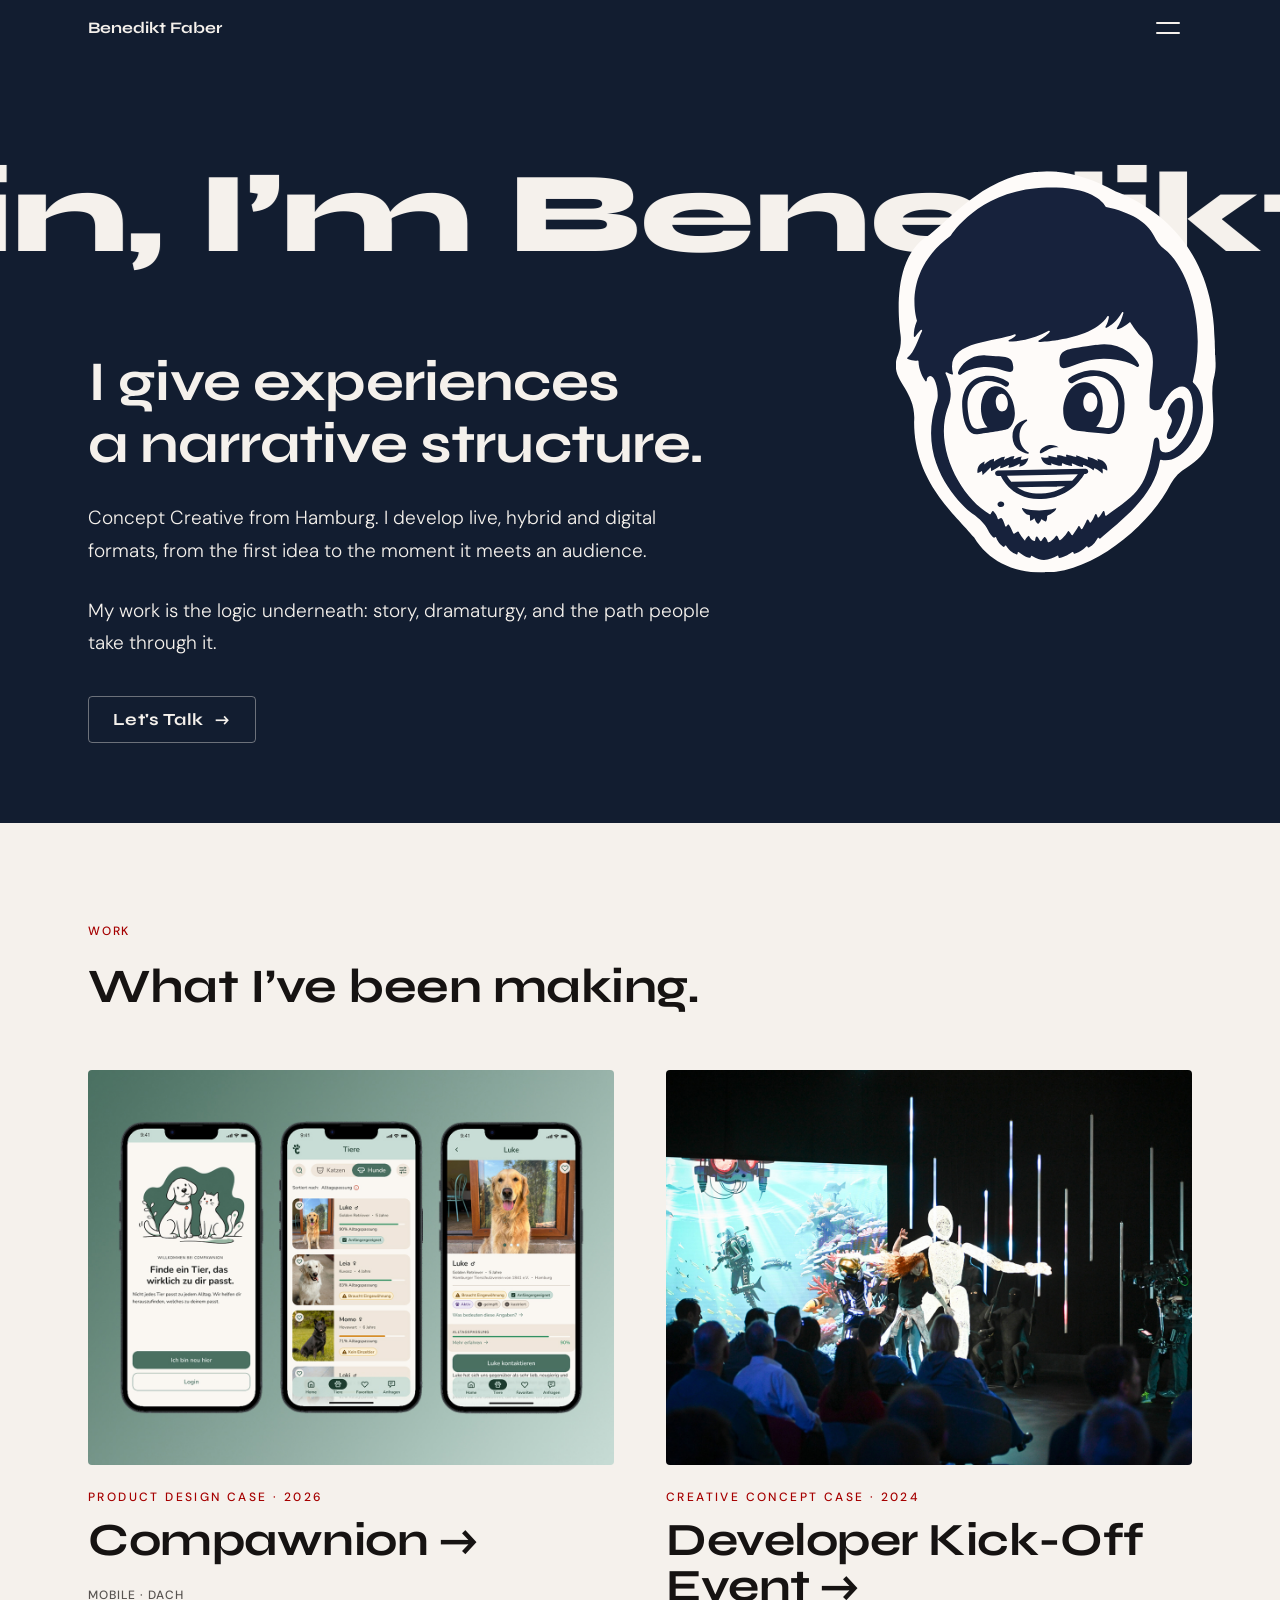
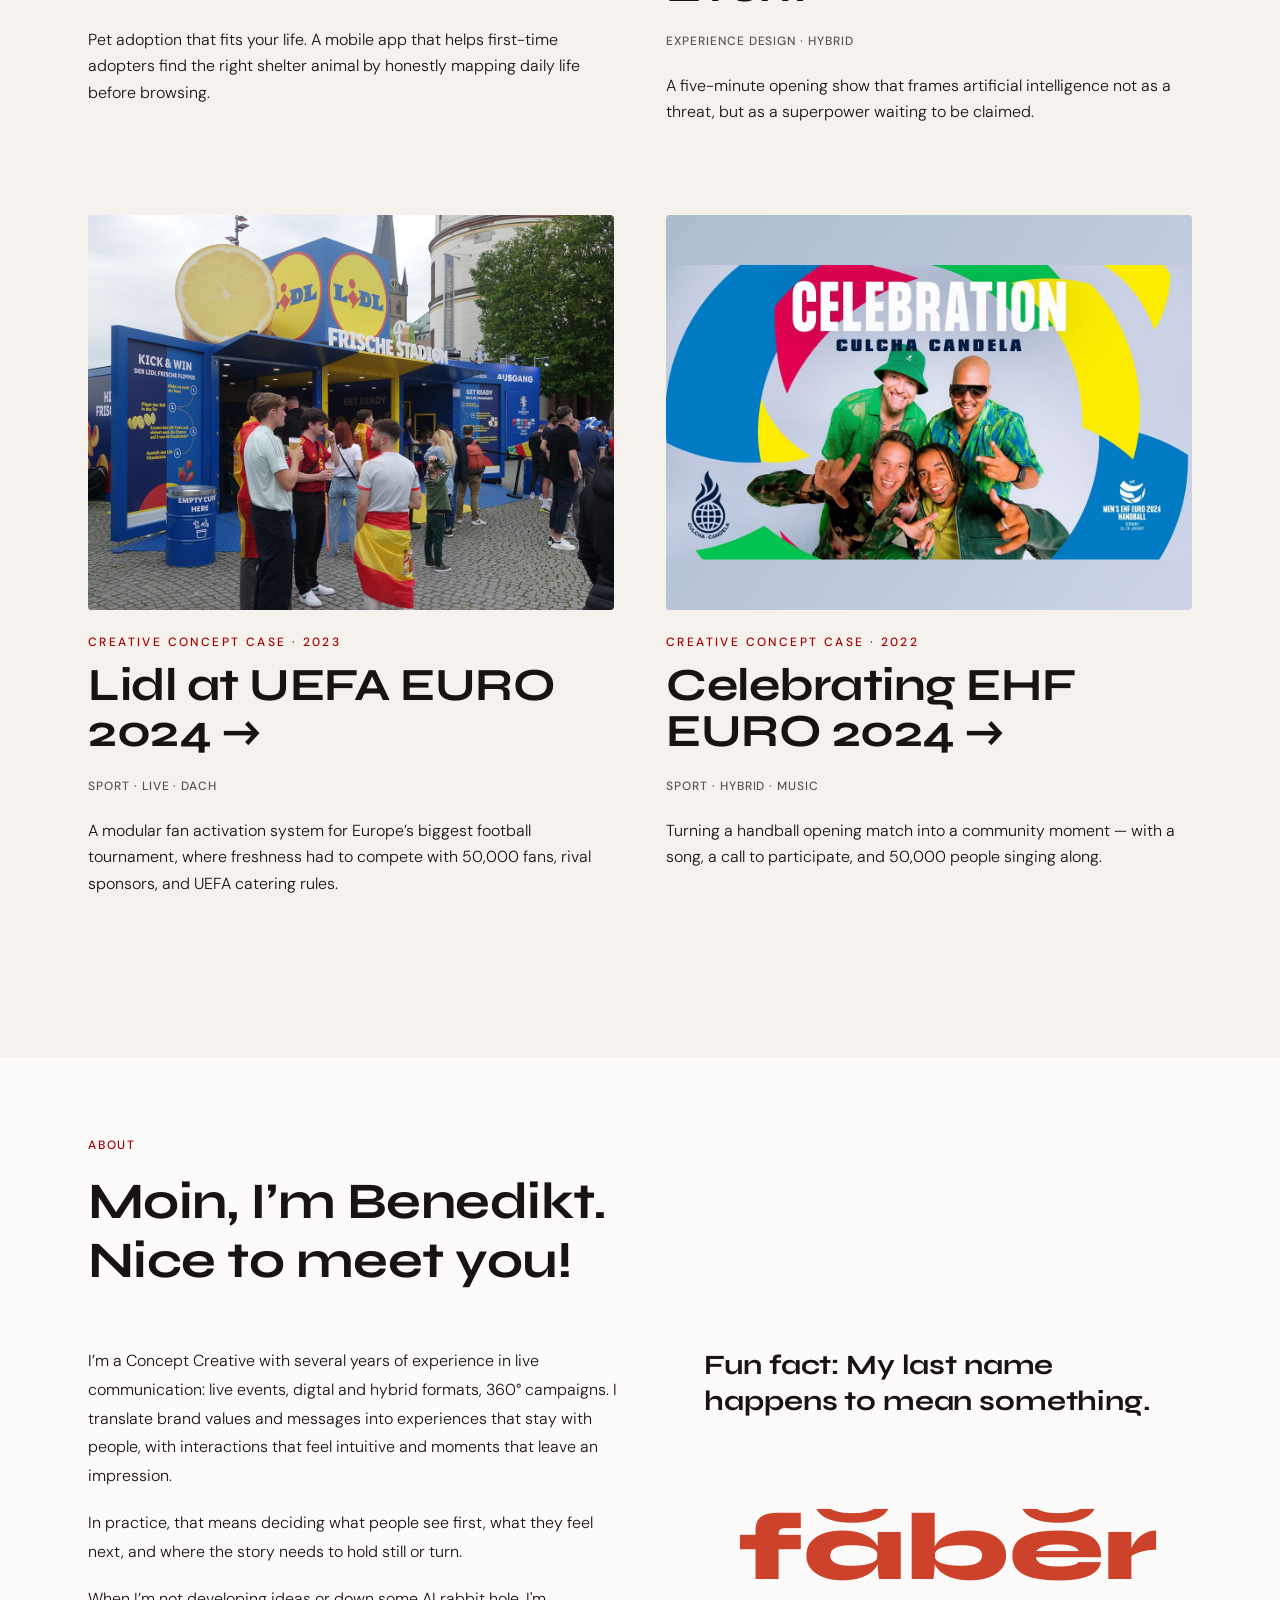
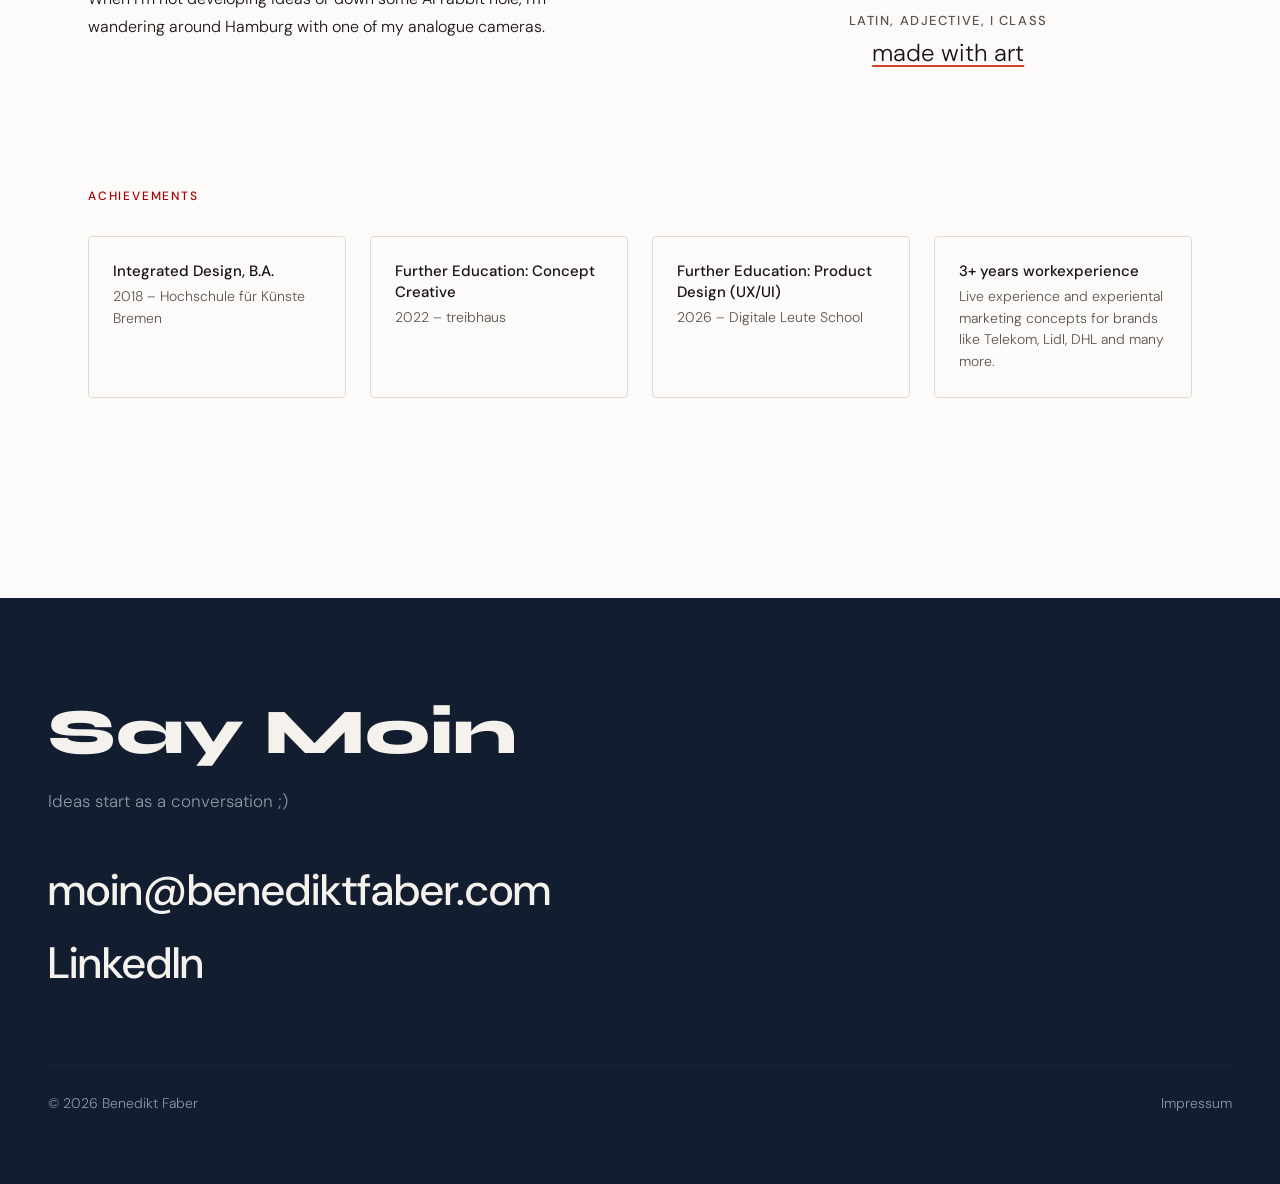
<file: index.html>
<!DOCTYPE html>
<html lang="en">
<head>
  <meta charset="UTF-8">
  <meta name="viewport" content="width=device-width, initial-scale=1.0">
  <meta name="description" content="Benedikt Faber, Product Designer based in Hamburg. Storytelling structure from Live Communication carried into digital products.">
  <title>Benedikt Faber, Concept Creative from Hamburg</title>
  <link rel="icon" type="image/x-icon" href="img/favicon.ico">
  <link rel="preconnect" href="https://fonts.googleapis.com">
  <link rel="preconnect" href="https://fonts.gstatic.com" crossorigin>
  <link rel="stylesheet" href="shared.css">
  <link rel="stylesheet" href="styles.css">
  <script>
    // If we arrived with a hash (e.g. /#work from a project page),
    // strip it from the URL so the browser doesn't auto-jump. scripts.js
    // will smooth-scroll to the target after page load so the user
    // sees the top of the page first.
    if (window.location.hash) {
      window.__deferredHash = window.location.hash;
      history.replaceState(null, '', window.location.pathname + window.location.search);
    }
    // Page fade: if we arrived here via an internal link, mark the
    // document so the body renders at opacity 0 from first paint.
    // scripts.js fades it back in after the first frame.
    try {
      if (sessionStorage.getItem('pageFadeIn') === 'true') {
        sessionStorage.removeItem('pageFadeIn');
        document.documentElement.dataset.pageFade = 'covering';
      }
    } catch (e) {}
  </script>
</head>
<body>
  <!-- NAV -->
  <nav aria-label="Primary">
    <div class="nav-inner">
      <a href="/" class="nav-logo">Benedikt Faber</a>
      <button class="nav-hamburger" type="button" aria-label="Open menu" aria-controls="nav-overlay" aria-expanded="false">
        <span></span>
        <span></span>
      </button>
    </div>
  </nav>

  <div class="nav-overlay" id="nav-overlay" role="dialog" aria-modal="true" aria-label="Menu">
    <ul class="nav-overlay-links">
      <li><a href="#work">Work</a></li>
      <li><a href="#about">About</a></li>
      <li><a href="#contact">Contact</a></li>
    </ul>
  </div>

  <main id="main">
  <!-- HERO -->
  <header class="hero">
    <div class="hero-inner">
      <div class="marquee-wrapper" aria-hidden="true">
        <div class="marquee-track">
          <span class="marquee-content">Moin, I&rsquo;m Benedikt.&nbsp;&nbsp;Moin, I&rsquo;m Benedikt.&nbsp;&nbsp;Moin, I&rsquo;m Benedikt.&nbsp;&nbsp;Moin, I&rsquo;m Benedikt.&nbsp;&nbsp;</span>
          <span class="marquee-content">Moin, I&rsquo;m Benedikt.&nbsp;&nbsp;Moin, I&rsquo;m Benedikt.&nbsp;&nbsp;Moin, I&rsquo;m Benedikt.&nbsp;&nbsp;Moin, I&rsquo;m Benedikt.&nbsp;&nbsp;</span>
        </div>
      </div>

      <div class="hero-row">
        <div class="hero-text">
          <h1 class="hero-h1">I give experiences </br>a narrative structure.</h1>
          <p class="hero-sub">Concept Creative from Hamburg. I develop live, hybrid and digital formats, from the first idea to the moment it meets an audience.</p>
		  <p class="hero-sub">My work is the logic underneath: story, dramaturgy, and the path people take through it.</p>
          <a href="#contact" class="hero-cta">
            <span class="hero-cta-label">Let's Talk</span>
            <span class="hero-cta-arrow" aria-hidden="true">&rarr;</span>
          </a>
        </div>
      </div>

      <img class="hero-illustration" src="bobbleheadillu-modified.svg" alt="Benedikt Faber illustration" width="362" height="454">
    </div>
  </header>

  <!-- WORK -->
  <section class="work" id="work">
    <div class="work-inner">
      <span class="section-label accent">Work</span>
      <h2 class="work-heading">What I&rsquo;ve been making.</h2>
      <div class="work-grid">
        <a href="compawnion.html" class="work-card reveal">
          <div class="work-card-tile">
            <img src="img/compawnion/main_screen.jpg" alt="Compawnion app on three iPhone screens: welcome with a hand-drawn dog and cat illustrating &ldquo;Finde ein Tier, das wirklich zu dir passt&rdquo;, an animal browse list with everyday-life fit scores, and a detail view for Luke, a golden retriever." width="1200" height="900">
          </div>
          <div class="work-card-header">
            <span class="work-card-tile-eyebrow">Product Design Case &middot; 2026</span>
            <span class="work-card-tile-name">Compawnion &rarr;</span>
          </div>
          <div class="work-card-tag">Mobile &middot; DACH</div>
          <p class="work-card-desc">Pet adoption that fits your life. A mobile app that helps first-time adopters find the right shelter animal by honestly mapping daily life before browsing.</p>
        </a>

        <a href="developer-kickoff-opening-show.html" class="work-card reveal">
          <div class="work-card-tile">
            <img src="img/developer-kickoff/developer-kickoff-1.jpg" alt="Dundu, a three-meter illuminated puppet figure, with outstretched arms behind a dancer in the foreground and a large LED screen displaying digital content." width="1800" height="1000">
          </div>
          <div class="work-card-header">
            <span class="work-card-tile-eyebrow">Creative Concept Case &middot; 2024</span>
            <span class="work-card-tile-name">Developer Kick-Off Event &rarr;</span>
          </div>
          <div class="work-card-tag">Experience Design &middot; Hybrid</div>
          <p class="work-card-desc">A five-minute opening show that frames artificial intelligence not as a threat, but as a superpower waiting to be claimed.</p>
        </a>

        <a href="lidl-uefa-euro-24.html" class="work-card reveal">
          <div class="work-card-tile">
            <img src="img/lidl-euro/frische-stadion-duesseldorf.jpg" alt="The Lidl Frische Stadion at the UEFA EURO 2024 Fan Zone in Düsseldorf, showing the branded blue container structure with oversized lemon on top and fans gathered outside." width="1600" height="900">
          </div>
          <div class="work-card-header">
            <span class="work-card-tile-eyebrow">Creative Concept Case &middot; 2023</span>
            <span class="work-card-tile-name">Lidl at UEFA EURO 2024 &rarr;</span>
          </div>
          <div class="work-card-tag">Sport &middot; Live &middot; DACH</div>
          <p class="work-card-desc">A modular fan activation system for Europe&rsquo;s biggest football tournament, where freshness had to compete with 50,000 fans, rival sponsors, and UEFA catering rules.</p>
        </a>

        <a href="ehf-euro-opening-celebration.html" class="work-card reveal">
          <div class="work-card-tile">
            <img src="img/ehf-euro/ehf-euro-1.jpg" alt="Official &lsquo;Celebration&rsquo; artwork featuring Culcha Candela with the EHF EURO 2024 logo." width="1800" height="1000">
          </div>
          <div class="work-card-header">
            <span class="work-card-tile-eyebrow">Creative Concept Case &middot; 2022</span>
            <span class="work-card-tile-name">Celebrating EHF EURO 2024 &rarr;</span>
          </div>
          <div class="work-card-tag">Sport &middot; Hybrid &middot; Music</div>
          <p class="work-card-desc">Turning a handball opening match into a community moment &mdash; with a song, a call to participate, and 50,000 people singing along.</p>
        </a>
      </div>
    </div>
  </section>

  <!-- ABOUT -->
  <section class="about" id="about">
    <div class="about-inner">
      <span class="section-label accent">About</span>
      <h2 class="about-headline">Moin, I&rsquo;m Benedikt.<br/>Nice to meet you!</h2>
      <div class="about-grid">
        <div class="about-text-col">
          <div class="about-body">
            <p>I&rsquo;m a Concept Creative with several years of experience in live communication: live events, digtal and hybrid formats, 360° campaigns. I translate brand values and messages into experiences that stay with people, with interactions that feel intuitive and moments that leave an impression.</p>
			<p>In practice, that means deciding what people see first, what they feel next, and where the story needs to hold still or turn.</p>
            <p>When I&rsquo;m not developing ideas or down some AI rabbit hole, I'm wandering around Hamburg with one of my analogue cameras.</p>
          </div>
        </div>

        <div class="about-faber">
          <h3 class="about-faber-headline">Fun fact: My last name happens to mean something.</h3>
          <div class="faber-inner">
            <span class="faber-word">făbĕr</span>
            <span class="faber-latin">Latin, adjective, I class</span>
            <span class="faber-meaning"><span class="made">made with art</span></span>
          </div>
        </div>
      </div>

      <div class="about-achievements">
        <span class="section-label accent">Achievements</span>
        <div class="cv-list">
          <div class="cv-item reveal">
            <div class="cv-item-title">Integrated Design, B.A.</div>
            <div class="cv-item-subtitle">2018 – Hochschule für K&uuml;nste Bremen</div>
          </div>
          <div class="cv-item reveal">
            <div class="cv-item-title">Further Education: Concept Creative</div>
            <div class="cv-item-subtitle">2022 – treibhaus</div>
          </div>
		  <div class="cv-item reveal">
            <div class="cv-item-title">Further Education: Product Design (UX/UI)</div>
            <div class="cv-item-subtitle">2026 – Digitale Leute School</div>
          </div>
          <div class="cv-item reveal">
            <div class="cv-item-title">3+ years workexperience</div>
            <div class="cv-item-subtitle">Live experience and experiental marketing concepts for brands like Telekom, Lidl, DHL and many more.</div>
          </div>
        </div>
      </div>
    </div>
  </section>
  </main>

  <!-- FOOTER / CONTACT -->
  <footer class="footer" id="contact">
    <div class="footer-inner">
      <h2 class="footer-headline">Say Moin</h2>
      <p class="footer-subhead">Ideas start as a conversation ;) </p>

      <div class="footer-contacts">
        <a class="footer-contact-link" href="mailto:moin@benediktfaber.com">moin@benediktfaber.com</a>
        <a class="footer-contact-link" href="https://www.linkedin.com/in/benediktfaber/" target="_blank" rel="noopener noreferrer">LinkedIn</a>
      </div>
    </div>
    <div class="footer-bottom">
      <span class="footer-copy">&copy; 2026 Benedikt Faber</span>
      <a class="footer-copy footer-bottom-link" href="/impressum">Impressum</a>
    </div>
  </footer>

  <button class="scroll-top" aria-label="Scroll to top">
    <svg viewBox="0 0 20 20" fill="none" aria-hidden="true">
      <path d="M10 16V4M10 4L5 9M10 4L15 9" stroke="currentColor" stroke-width="2" stroke-linecap="round" stroke-linejoin="round"/>
    </svg>
  </button>

  <script src="scripts.js"></script>
</body>
</html>
</file>
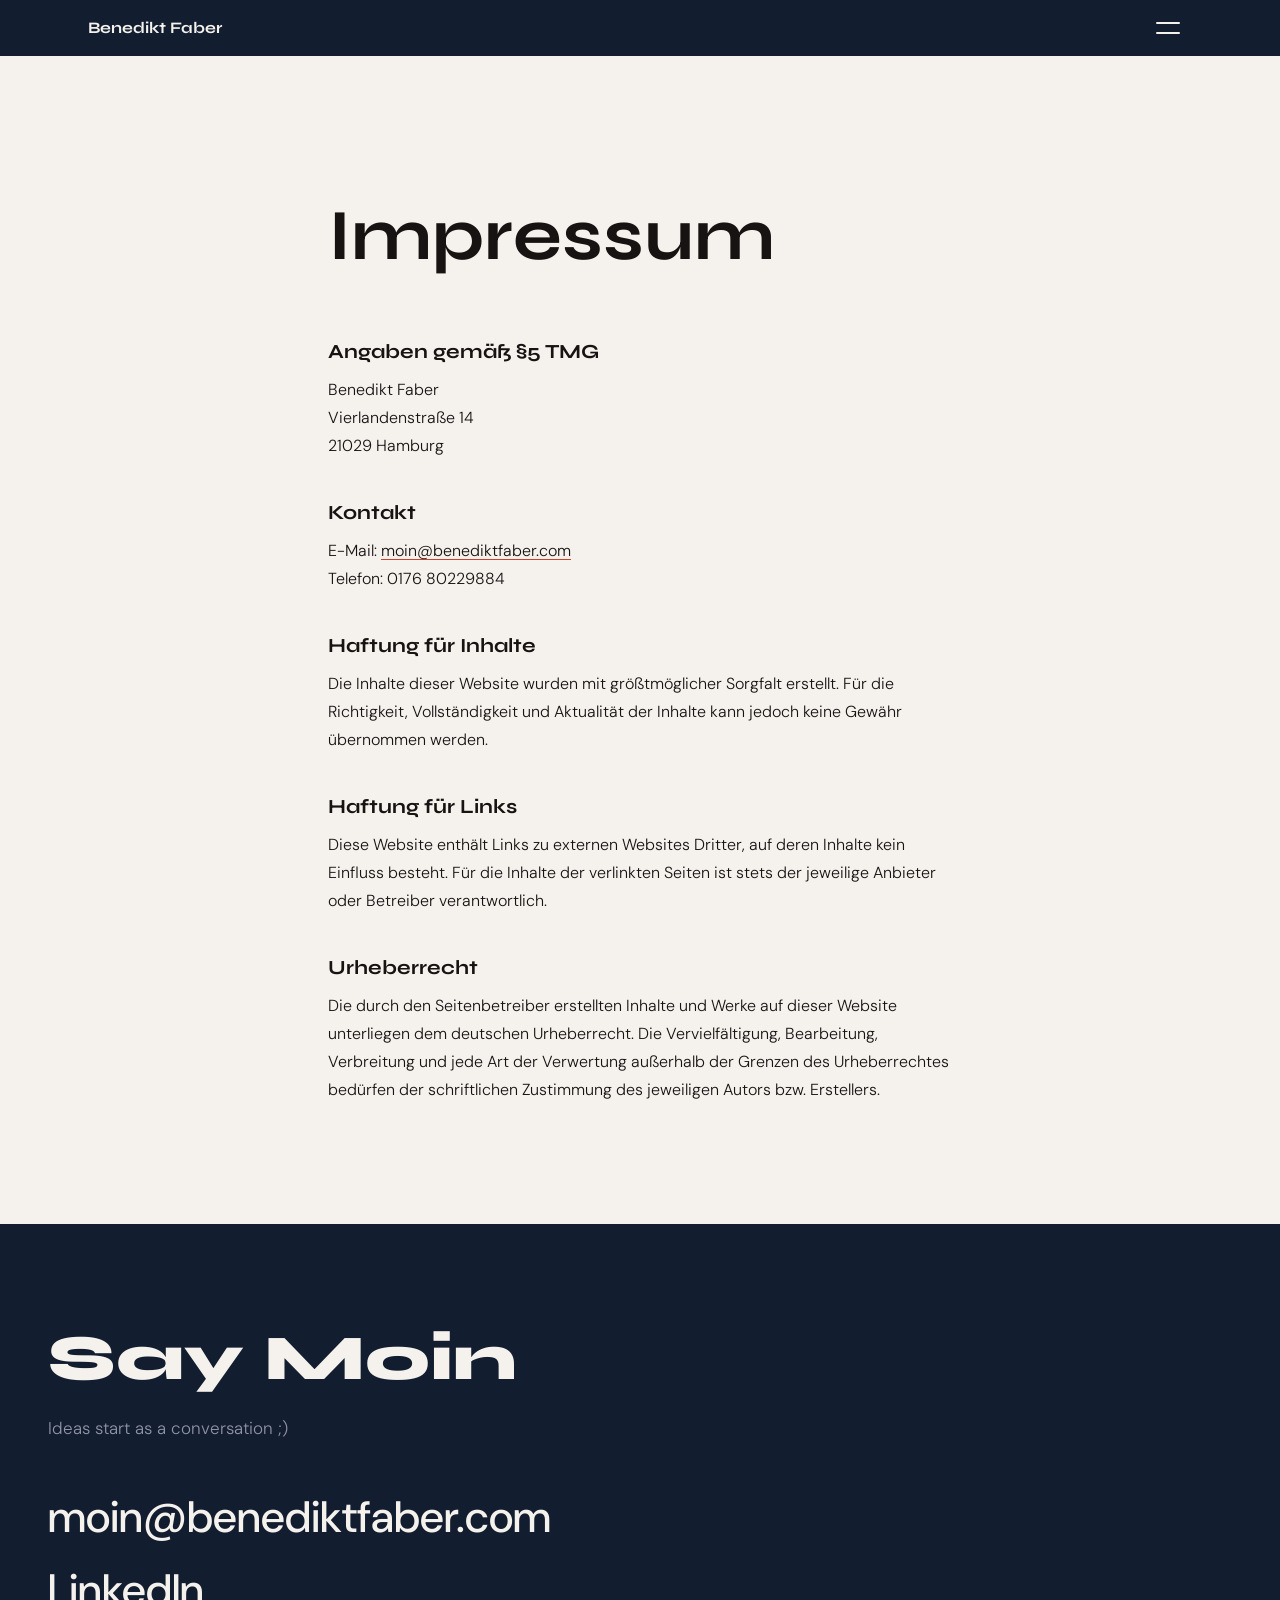
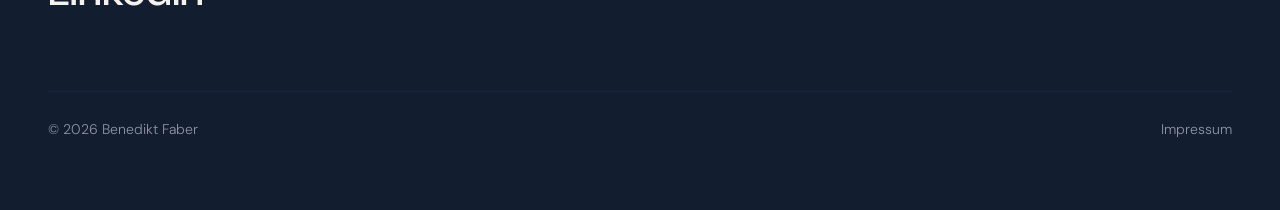
<file: impressum.html>
<!DOCTYPE html>
<html lang="de">
<head>
  <meta charset="UTF-8">
  <meta name="viewport" content="width=device-width, initial-scale=1.0">
  <meta name="description" content="Impressum, Benedikt Faber, Hamburg.">
  <title>Impressum, Benedikt Faber</title>
  <link rel="icon" type="image/x-icon" href="img/favicon.ico">
  <link rel="preconnect" href="https://fonts.googleapis.com">
  <link rel="preconnect" href="https://fonts.gstatic.com" crossorigin>
  <link rel="stylesheet" href="shared.css">
  <link rel="stylesheet" href="styles.css">
  <script>
    // Page fade: see scripts.js. Mark <html> before paint so body
    // renders at opacity 0 if we arrived via an internal link.
    try {
      if (sessionStorage.getItem('pageFadeIn') === 'true') {
        sessionStorage.removeItem('pageFadeIn');
        document.documentElement.dataset.pageFade = 'covering';
      }
    } catch (e) {}
  </script>
</head>
<body>
  <!-- NAV -->
  <nav aria-label="Primary">
    <div class="nav-inner">
      <a href="/" class="nav-logo">Benedikt Faber</a>
      <button class="nav-hamburger" type="button" aria-label="Open menu" aria-controls="nav-overlay" aria-expanded="false">
        <span></span>
        <span></span>
      </button>
    </div>
  </nav>

  <div class="nav-overlay" id="nav-overlay" role="dialog" aria-modal="true" aria-label="Menu">
    <ul class="nav-overlay-links">
      <li><a href="/#work">Work</a></li>
      <li><a href="/#about">About</a></li>
      <li><a href="/#contact">Contact</a></li>
    </ul>
  </div>

  <!-- IMPRESSUM -->
  <main class="impressum">
    <div class="impressum-inner">
      <h1 class="impressum-title">Impressum</h1>

      <section class="impressum-section">
        <h2 class="impressum-h2">Angaben gem&auml;&szlig; &sect;5 TMG</h2>
        <p>Benedikt Faber<br>Vierlandenstra&szlig;e 14<br>21029 Hamburg</p>
      </section>

      <section class="impressum-section">
        <h2 class="impressum-h2">Kontakt</h2>
        <p>E-Mail: <a href="mailto:moin@benediktfaber.com">moin@benediktfaber.com</a></p>
		<p>Telefon: 0176 80229884</p>
      </section>

      <section class="impressum-section">
        <h2 class="impressum-h2">Haftung f&uuml;r Inhalte</h2>
        <p>Die Inhalte dieser Website wurden mit gr&ouml;&szlig;tm&ouml;glicher Sorgfalt erstellt. F&uuml;r die Richtigkeit, Vollst&auml;ndigkeit und Aktualit&auml;t der Inhalte kann jedoch keine Gew&auml;hr &uuml;bernommen werden.</p>
      </section>

      <section class="impressum-section">
        <h2 class="impressum-h2">Haftung f&uuml;r Links</h2>
        <p>Diese Website enth&auml;lt Links zu externen Websites Dritter, auf deren Inhalte kein Einfluss besteht. F&uuml;r die Inhalte der verlinkten Seiten ist stets der jeweilige Anbieter oder Betreiber verantwortlich.</p>
      </section>

      <section class="impressum-section">
        <h2 class="impressum-h2">Urheberrecht</h2>
        <p>Die durch den Seitenbetreiber erstellten Inhalte und Werke auf dieser Website unterliegen dem deutschen Urheberrecht. Die Vervielf&auml;ltigung, Bearbeitung, Verbreitung und jede Art der Verwertung au&szlig;erhalb der Grenzen des Urheberrechtes bed&uuml;rfen der schriftlichen Zustimmung des jeweiligen Autors bzw. Erstellers.</p>
      </section>
    </div>
  </main>

  <!-- FOOTER -->
  <footer class="footer" id="contact">
    <div class="footer-inner">
      <h2 class="footer-headline">Say Moin</h2>
      <p class="footer-subhead">Ideas start as a conversation ;) </p>

      <div class="footer-contacts">
        <a class="footer-contact-link" href="mailto:moin@benediktfaber.com">moin@benediktfaber.com</a>
        <a class="footer-contact-link" href="https://www.linkedin.com/in/benediktfaber/" target="_blank" rel="noopener noreferrer">LinkedIn</a>
      </div>
    </div>
    <div class="footer-bottom">
      <span class="footer-copy">&copy; 2026 Benedikt Faber</span>
      <a class="footer-copy footer-bottom-link" href="/impressum">Impressum</a>
    </div>
  </footer>

  <button class="scroll-top" aria-label="Scroll to top">
    <svg viewBox="0 0 20 20" fill="none" aria-hidden="true">
      <path d="M10 16V4M10 4L5 9M10 4L15 9" stroke="currentColor" stroke-width="2" stroke-linecap="round" stroke-linejoin="round"/>
    </svg>
  </button>

  <script src="scripts.js"></script>
</body>
</html>
</file>
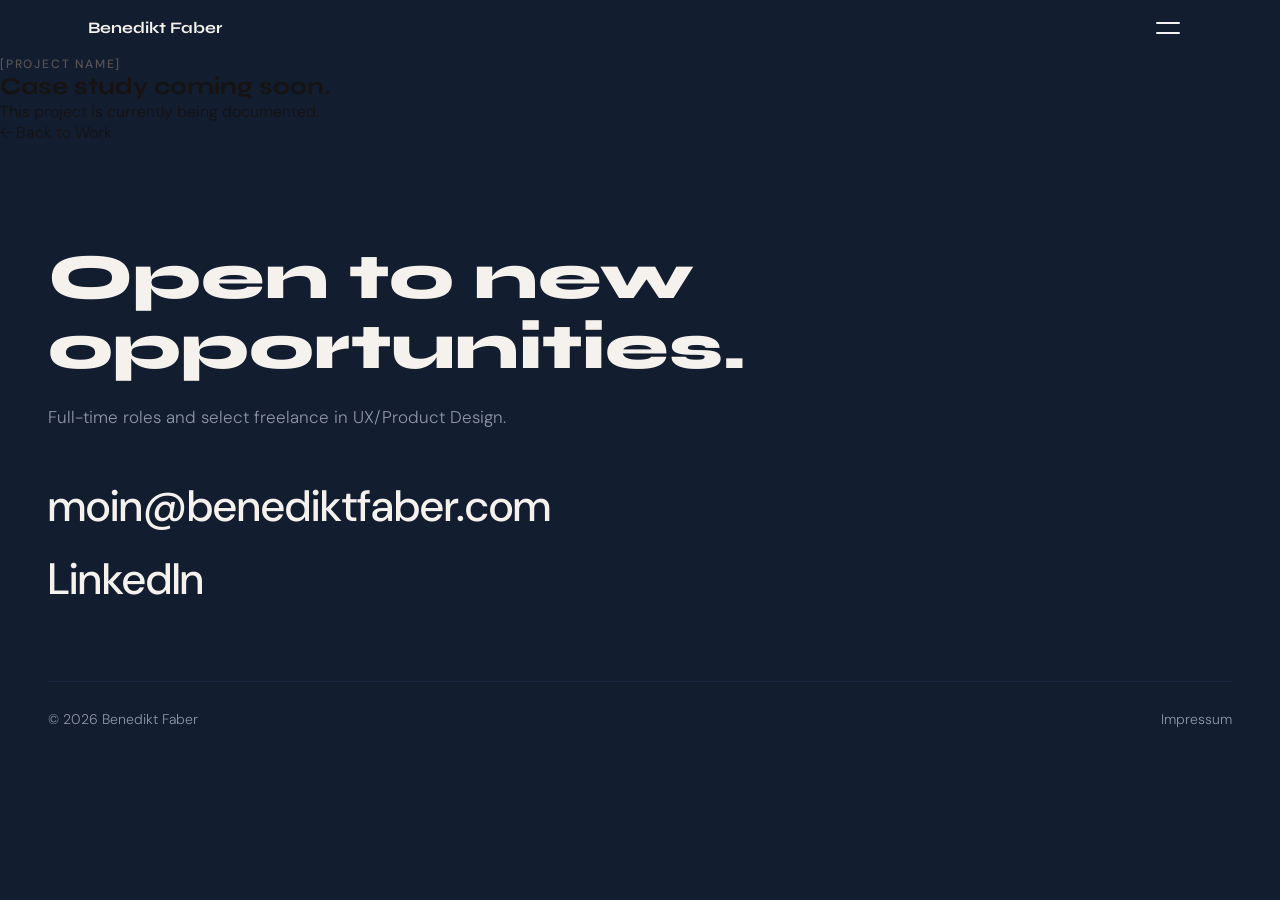
<file: project-02.html>
<!-- Template for new case studies.
     Duplicate this file and replace all
     [PLACEHOLDER] values with real content. -->
<!DOCTYPE html>
<html lang="en">
<head>
  <meta charset="UTF-8">
  <meta name="viewport" content="width=device-width, initial-scale=1.0">
  <meta name="description" content="Benedikt Faber, UX & Product Designer based in Hamburg.">
  <title>Benedikt Faber, [Project Name]</title>
  <link rel="preconnect" href="https://fonts.googleapis.com">
  <link rel="preconnect" href="https://fonts.gstatic.com" crossorigin>
  <link rel="stylesheet" href="shared.css">
  <link rel="stylesheet" href="styles.css">
  <script>
    // Page fade: see scripts.js. Mark <html> before paint so body
    // renders at opacity 0 if we arrived via an internal link.
    try {
      if (sessionStorage.getItem('pageFadeIn') === 'true') {
        sessionStorage.removeItem('pageFadeIn');
        document.documentElement.dataset.pageFade = 'covering';
      }
    } catch (e) {}
  </script>
</head>
<body>
  <!-- NAV -->
  <nav aria-label="Primary">
    <div class="nav-inner">
      <a href="/" class="nav-logo">Benedikt Faber</a>
      <button class="nav-hamburger" type="button" aria-label="Open menu" aria-controls="nav-overlay" aria-expanded="false">
        <span></span>
        <span></span>
      </button>
    </div>
  </nav>

  <div class="nav-overlay" id="nav-overlay" role="dialog" aria-modal="true" aria-label="Menu">
    <ul class="nav-overlay-links">
      <li><a href="/#work">Work</a></li>
      <li><a href="/#about">About</a></li>
      <li><a href="/#contact">Contact</a></li>
    </ul>
  </div>

  <!-- <!-- HERO --
  <section class="cs-hero">
    <div class="cs-hero-inner">
      <span class="section-label">[Case Study Tag] &middot; [Year]</span>
      <h1 class="cs-title">[Project Name]</h1>
      <p class="cs-tagline">[Project tagline]</p>
      <p class="cs-blurb">[One or two sentence project description.]</p>

      <div class="cs-meta">
        <div>
          <span class="section-label cs-meta-item-label">Tools</span>
          <span class="cs-meta-item-value">[Tools]</span>
        </div>
        <div>
          <span class="section-label cs-meta-item-label">Timeline</span>
          <span class="cs-meta-item-value">[Timeline]</span>
        </div>
        <div>
          <span class="section-label cs-meta-item-label">Role</span>
          <span class="cs-meta-item-value">[Role]</span>
        </div>
      </div>

      <div class="cs-hero-image">
        <div class="placeholder aspect-16-8">
          <img src="img/placeholder_168.jpg" alt="AI-themed opening show case study, placeholder image" width="1800" height="900">
        </div>
      </div>
    </div>
  </section> -->

  <!-- BODY PLACEHOLDER -->
  <section class="placeholder-page-body">
    <div class="placeholder-page-inner">
      <span class="section-label">[Project Name]</span>
      <h2 class="placeholder-page-title">Case study coming soon.</h2>
      <p>This project is currently being documented.</p>
      <a class="placeholder-back" href="/#work">&larr; Back to Work</a>
    </div>
  </section>

  <!-- FOOTER -->
  <footer class="footer" id="contact">
    <div class="footer-inner">
      <h2 class="footer-headline">Open to new<br>opportunities.</h2>
      <p class="footer-subhead">Full-time roles and select freelance in UX/Product Design.</p>

      <div class="footer-contacts">
        <a class="footer-contact-link" href="mailto:moin@benediktfaber.com">moin@benediktfaber.com</a>
        <a class="footer-contact-link" href="https://www.linkedin.com/in/benediktfaber/" target="_blank" rel="noopener noreferrer">LinkedIn</a>
      </div>
    </div>
    <div class="footer-bottom">
      <span class="footer-copy">&copy; 2026 Benedikt Faber</span>
      <a class="footer-copy footer-bottom-link" href="/impressum">Impressum</a>
    </div>
  </footer>

  <button class="scroll-top" aria-label="Scroll to top">
    <svg viewBox="0 0 20 20" fill="none" aria-hidden="true">
      <path d="M10 16V4M10 4L5 9M10 4L15 9" stroke="currentColor" stroke-width="2" stroke-linecap="round" stroke-linejoin="round"/>
    </svg>
  </button>

  <script src="scripts.js"></script>
</body>
</html>
</file>
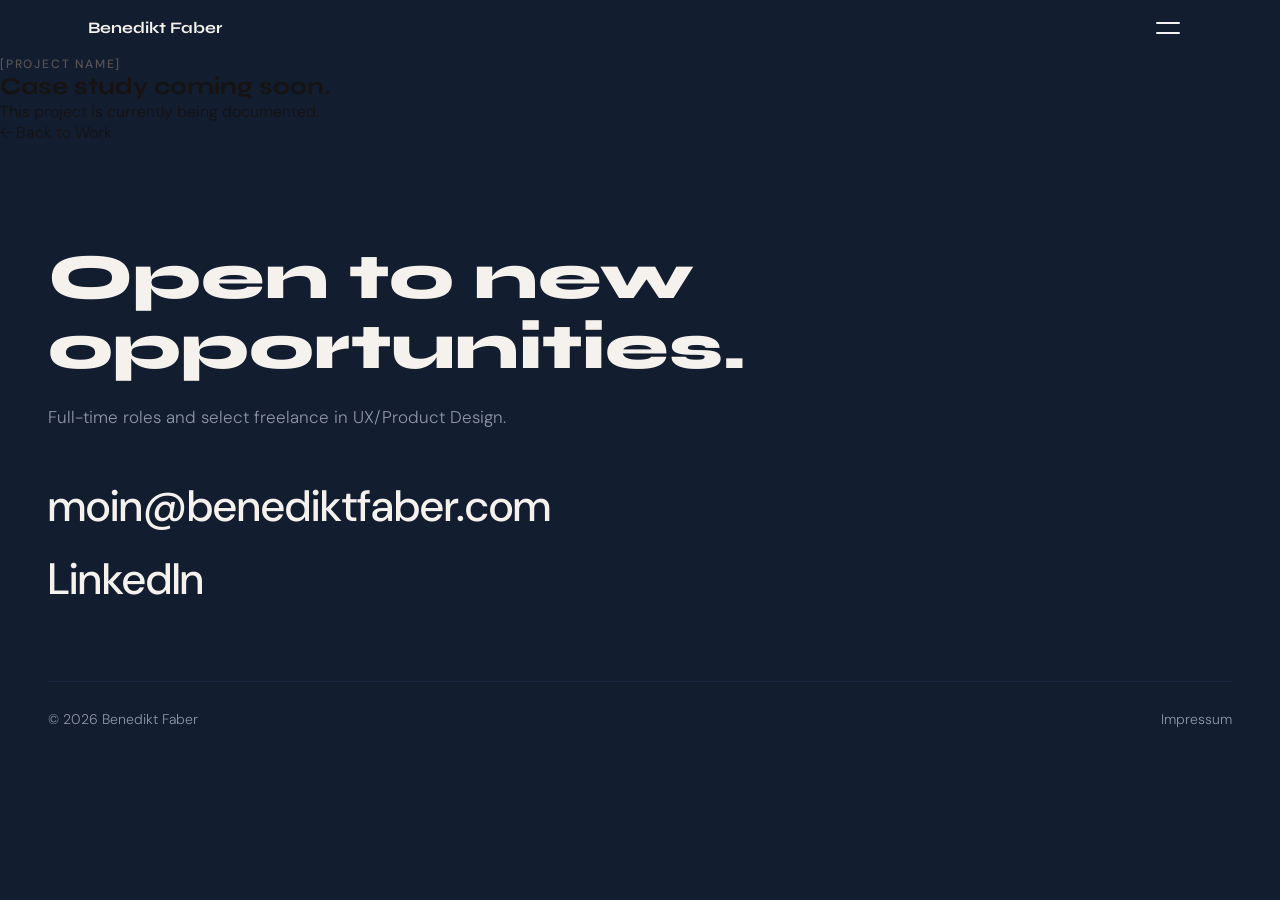
<file: project-03.html>
<!-- Template for new case studies.
     Duplicate this file and replace all
     [PLACEHOLDER] values with real content. -->
<!DOCTYPE html>
<html lang="en">
<head>
  <meta charset="UTF-8">
  <meta name="viewport" content="width=device-width, initial-scale=1.0">
  <meta name="description" content="Benedikt Faber, UX & Product Designer based in Hamburg.">
  <title>Benedikt Faber, [Project Name]</title>
  <link rel="preconnect" href="https://fonts.googleapis.com">
  <link rel="preconnect" href="https://fonts.gstatic.com" crossorigin>
  <link rel="stylesheet" href="shared.css">
  <link rel="stylesheet" href="styles.css">
  <script>
    // Page fade: see scripts.js. Mark <html> before paint so body
    // renders at opacity 0 if we arrived via an internal link.
    try {
      if (sessionStorage.getItem('pageFadeIn') === 'true') {
        sessionStorage.removeItem('pageFadeIn');
        document.documentElement.dataset.pageFade = 'covering';
      }
    } catch (e) {}
  </script>
</head>
<body>
  <!-- NAV -->
  <nav aria-label="Primary">
    <div class="nav-inner">
      <a href="/" class="nav-logo">Benedikt Faber</a>
      <button class="nav-hamburger" type="button" aria-label="Open menu" aria-controls="nav-overlay" aria-expanded="false">
        <span></span>
        <span></span>
      </button>
    </div>
  </nav>

  <div class="nav-overlay" id="nav-overlay" role="dialog" aria-modal="true" aria-label="Menu">
    <ul class="nav-overlay-links">
      <li><a href="/#work">Work</a></li>
      <li><a href="/#about">About</a></li>
      <li><a href="/#contact">Contact</a></li>
    </ul>
  </div>

  <!-- <!-- HERO --
  <section class="cs-hero">
    <div class="cs-hero-inner">
      <span class="section-label">[Case Study Tag] &middot; [Year]</span>
      <h1 class="cs-title">[Project Name]</h1>
      <p class="cs-tagline">[Project tagline]</p>
      <p class="cs-blurb">[One or two sentence project description.]</p>

      <div class="cs-meta">
        <div>
          <span class="section-label cs-meta-item-label">Tools</span>
          <span class="cs-meta-item-value">[Tools]</span>
        </div>
        <div>
          <span class="section-label cs-meta-item-label">Timeline</span>
          <span class="cs-meta-item-value">[Timeline]</span>
        </div>
        <div>
          <span class="section-label cs-meta-item-label">Role</span>
          <span class="cs-meta-item-value">[Role]</span>
        </div>
      </div>

      <div class="cs-hero-image">
        <div class="placeholder aspect-16-8">
          <img src="img/placeholder_168.jpg" alt="Lidl at UEFA EURO 2024 case study, placeholder image" width="1800" height="900">
        </div>
      </div>
    </div>
  </section> -->

  <!-- BODY PLACEHOLDER -->
  <section class="placeholder-page-body">
    <div class="placeholder-page-inner">
      <span class="section-label">[Project Name]</span>
      <h2 class="placeholder-page-title">Case study coming soon.</h2>
      <p>This project is currently being documented.</p>
      <a class="placeholder-back" href="/#work">&larr; Back to Work</a>
    </div>
  </section>

  <!-- FOOTER -->
  <footer class="footer" id="contact">
    <div class="footer-inner">
      <h2 class="footer-headline">Open to new<br>opportunities.</h2>
      <p class="footer-subhead">Full-time roles and select freelance in UX/Product Design.</p>

      <div class="footer-contacts">
        <a class="footer-contact-link" href="mailto:moin@benediktfaber.com">moin@benediktfaber.com</a>
        <a class="footer-contact-link" href="https://www.linkedin.com/in/benediktfaber/" target="_blank" rel="noopener noreferrer">LinkedIn</a>
      </div>
    </div>
    <div class="footer-bottom">
      <span class="footer-copy">&copy; 2026 Benedikt Faber</span>
      <a class="footer-copy footer-bottom-link" href="/impressum">Impressum</a>
    </div>
  </footer>

  <button class="scroll-top" aria-label="Scroll to top">
    <svg viewBox="0 0 20 20" fill="none" aria-hidden="true">
      <path d="M10 16V4M10 4L5 9M10 4L15 9" stroke="currentColor" stroke-width="2" stroke-linecap="round" stroke-linejoin="round"/>
    </svg>
  </button>

  <script src="scripts.js"></script>
</body>
</html>
</file>
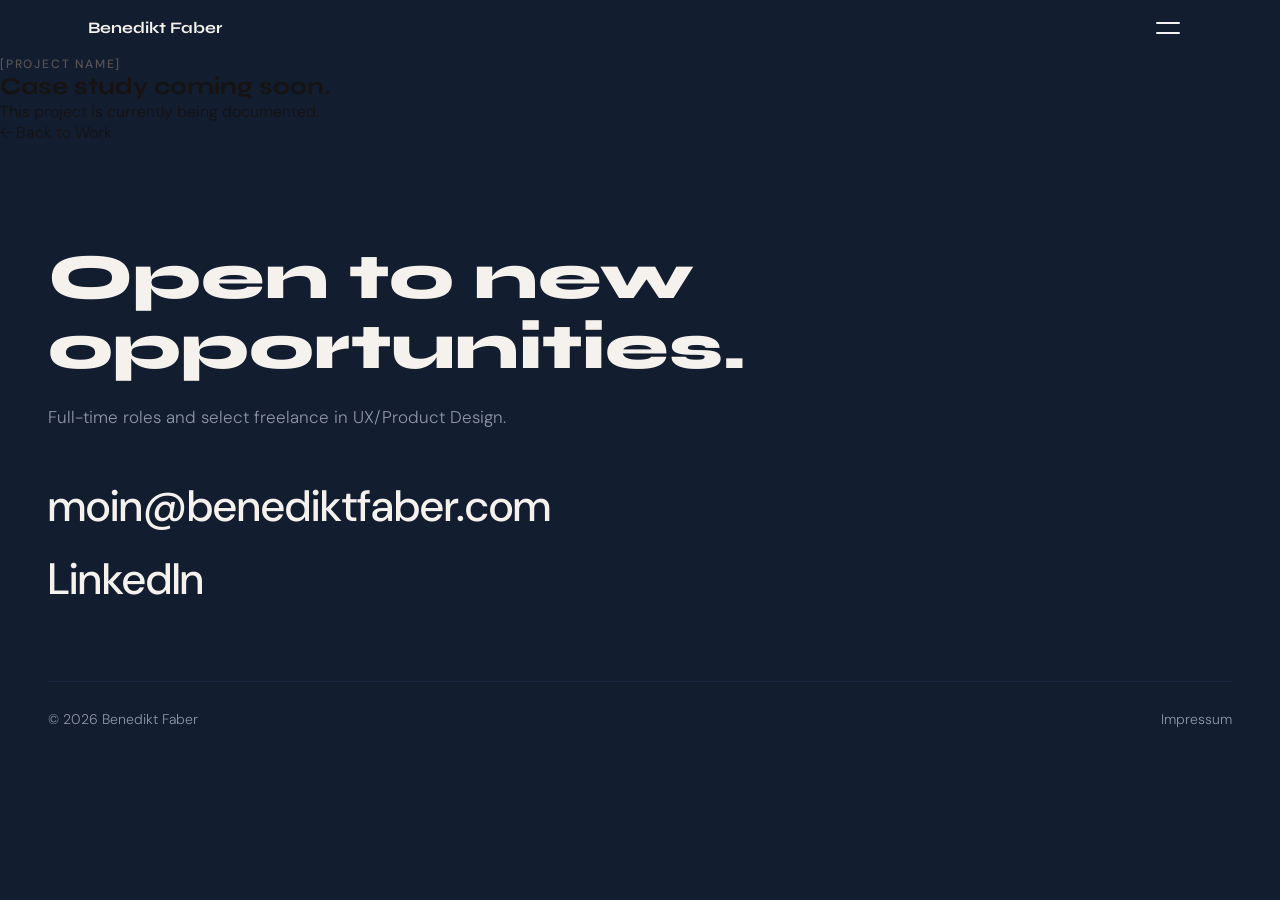
<file: project-04.html>
<!-- Template for new case studies.
     Duplicate this file and replace all
     [PLACEHOLDER] values with real content. -->
<!DOCTYPE html>
<html lang="en">
<head>
  <meta charset="UTF-8">
  <meta name="viewport" content="width=device-width, initial-scale=1.0">
  <meta name="description" content="Benedikt Faber, UX & Product Designer based in Hamburg.">
  <title>Benedikt Faber, [Project Name]</title>
  <link rel="preconnect" href="https://fonts.googleapis.com">
  <link rel="preconnect" href="https://fonts.gstatic.com" crossorigin>
  <link rel="stylesheet" href="shared.css">
  <link rel="stylesheet" href="styles.css">
  <script>
    // Page fade: see scripts.js. Mark <html> before paint so body
    // renders at opacity 0 if we arrived via an internal link.
    try {
      if (sessionStorage.getItem('pageFadeIn') === 'true') {
        sessionStorage.removeItem('pageFadeIn');
        document.documentElement.dataset.pageFade = 'covering';
      }
    } catch (e) {}
  </script>
</head>
<body>
  <!-- NAV -->
  <nav aria-label="Primary">
    <div class="nav-inner">
      <a href="/" class="nav-logo">Benedikt Faber</a>
      <button class="nav-hamburger" type="button" aria-label="Open menu" aria-controls="nav-overlay" aria-expanded="false">
        <span></span>
        <span></span>
      </button>
    </div>
  </nav>

  <div class="nav-overlay" id="nav-overlay" role="dialog" aria-modal="true" aria-label="Menu">
    <ul class="nav-overlay-links">
      <li><a href="/#work">Work</a></li>
      <li><a href="/#about">About</a></li>
      <li><a href="/#contact">Contact</a></li>
    </ul>
  </div>

  <!-- <!-- HERO --
  <section class="cs-hero">
    <div class="cs-hero-inner">
      <span class="section-label">[Case Study Tag] &middot; [Year]</span>
      <h1 class="cs-title">[Project Name]</h1>
      <p class="cs-tagline">[Project tagline]</p>
      <p class="cs-blurb">[One or two sentence project description.]</p>

      <div class="cs-meta">
        <div>
          <span class="section-label cs-meta-item-label">Tools</span>
          <span class="cs-meta-item-value">[Tools]</span>
        </div>
        <div>
          <span class="section-label cs-meta-item-label">Timeline</span>
          <span class="cs-meta-item-value">[Timeline]</span>
        </div>
        <div>
          <span class="section-label cs-meta-item-label">Role</span>
          <span class="cs-meta-item-value">[Role]</span>
        </div>
      </div>

      <div class="cs-hero-image">
        <div class="placeholder aspect-16-8">
          <img src="img/placeholder_168.jpg" alt="EHF EURO 2024 with Culcha Candela case study, placeholder image" width="1800" height="900">
        </div>
      </div>
    </div>
  </section> -->

  <!-- BODY PLACEHOLDER -->
  <section class="placeholder-page-body">
    <div class="placeholder-page-inner">
      <span class="section-label">[Project Name]</span>
      <h2 class="placeholder-page-title">Case study coming soon.</h2>
      <p>This project is currently being documented.</p>
      <a class="placeholder-back" href="/#work">&larr; Back to Work</a>
    </div>
  </section>

  <!-- FOOTER -->
  <footer class="footer" id="contact">
    <div class="footer-inner">
      <h2 class="footer-headline">Open to new<br>opportunities.</h2>
      <p class="footer-subhead">Full-time roles and select freelance in UX/Product Design.</p>

      <div class="footer-contacts">
        <a class="footer-contact-link" href="mailto:moin@benediktfaber.com">moin@benediktfaber.com</a>
        <a class="footer-contact-link" href="https://www.linkedin.com/in/benediktfaber/" target="_blank" rel="noopener noreferrer">LinkedIn</a>
      </div>
    </div>
    <div class="footer-bottom">
      <span class="footer-copy">&copy; 2026 Benedikt Faber</span>
      <a class="footer-copy footer-bottom-link" href="/impressum">Impressum</a>
    </div>
  </footer>

  <button class="scroll-top" aria-label="Scroll to top">
    <svg viewBox="0 0 20 20" fill="none" aria-hidden="true">
      <path d="M10 16V4M10 4L5 9M10 4L15 9" stroke="currentColor" stroke-width="2" stroke-linecap="round" stroke-linejoin="round"/>
    </svg>
  </button>

  <script src="scripts.js"></script>
</body>
</html>
</file>
<file: shared.css>
/* ============================================================
   Benedikt Faber — Portfolio
   shared.css — variables, reset, base, nav, footer
   Loaded on every page before page-specific styles.
   ============================================================ */

@import url('https://fonts.googleapis.com/css2?family=Syne:wght@700;800&family=DM+Sans:ital,wght@0,300;0,400;0,500;1,300&display=swap');

:root {
  /* Palette is in OKLCH so neutrals share a warm hue family with the
     cream background. No pure black, no pure white — every surface
     carries a trace of the brand temperature. */
  --color-accent:       oklch(57.5% 0.18 32);     /* vermilion */
  --color-accent-soft:  oklch(57.5% 0.18 32 / 0.14);
  /* Darker vermilion reserved for small accent text on cream surfaces.
     The display accent fails WCAG AA 4.5:1 at body sizes; this token
     clears AA against --color-bg and --color-bg-tinted while staying
     in the vermilion family. */
  --color-accent-text:  oklch(45% 0.19 32);
  --color-dark:         oklch(23% 0.04 262);      /* deep navy */
  --color-bg:           oklch(96% 0.008 70);      /* warm cream */
  --color-bg-tinted:    oklch(93% 0.008 70);      /* deeper cream */
  --color-white:        oklch(99% 0.004 70);      /* warm near-white, never pure */
  --color-text:         oklch(19% 0.005 60);      /* near-black, warm */
  --color-muted:        oklch(45% 0.008 65);      /* muted warm gray */
  --color-footer-text:  oklch(96% 0.008 70);      /* same as bg */
  --color-footer-muted: oklch(67% 0.025 270);     /* cool gray-blue on navy */
  --color-border:       oklch(89% 0.008 65);      /* hairline */
  --color-dark-border:  oklch(26.5% 0.055 262);   /* navy hairline */

  /* Easing — stronger curves than default `ease` for intentional motion.
     Sourced from animations.dev. */
  --ease-out-soft:      cubic-bezier(0.23, 1, 0.32, 1);
  --ease-in-out-strong: cubic-bezier(0.77, 0, 0.175, 1);
  --ease-drawer:        cubic-bezier(0.32, 0.72, 0, 1);
}

* {
  box-sizing: border-box;
  margin: 0;
  padding: 0;
}

html {
  scroll-behavior: smooth;
  overflow-x: clip;
  /* Navy canvas: shows through during the page-transition translate
     (when body is offset and reveals html behind it) and during iOS
     overscroll rubber-band. Matching the nav surface means the
     exposed strip reads as nav thickness rather than an empty gap. */
  background: var(--color-dark);
  /* Suppress the native gray rectangle on tap; the JS-driven
     `.is-tapped` flash owns mobile touch feedback. */
  -webkit-tap-highlight-color: transparent;
}

body {
  font-family: 'DM Sans', sans-serif;
  font-weight: 300;
  background: var(--color-dark);
  color: var(--color-text);
  padding-top: 56px;
  overflow-x: clip;
  -webkit-font-smoothing: antialiased;
  -moz-osx-font-smoothing: grayscale;
}

img {
  max-width: 100%;
  display: block;
}

a {
  text-decoration: none;
  color: inherit;
  transition: color 220ms var(--ease-out-soft);
}

button {
  font-family: inherit;
  background: none;
  border: none;
  cursor: pointer;
  color: inherit;
}

/* ============================================================
   FOCUS-VISIBLE SYSTEM
   The desktop custom cursor uses `cursor: none`, so without a
   keyboard-visible focus ring the entire site is invisible to
   tab-navigators. Vermilion ring on light surfaces, cream ring on
   dark. Offset clears the rounded affordances so it reads as a
   halo, not a stamp.
   ============================================================ */

:focus {
  outline: none;
}

:focus-visible {
  outline: 2px solid var(--color-accent);
  outline-offset: 3px;
  border-radius: 2px;
}

nav :focus-visible,
.nav-overlay :focus-visible,
.footer :focus-visible,
.hero :focus-visible,
.cs-section.bg-dark :focus-visible {
  outline-color: var(--color-footer-text);
}

.work-card:focus-visible,
.work-feature:focus-visible {
  outline-offset: 6px;
}

/* ============================================================
   NAV
   Hamburger-only on every viewport.
   ============================================================ */

nav {
  position: fixed;
  top: 0;
  left: 0;
  right: 0;
  height: 56px;
  background: var(--color-dark);
  /* Stacks above all in-page content; only the custom cursor (10002)
     sits higher. */
  z-index: 10001;
}

.nav-inner {
  max-width: 1200px;
  width: 100%;
  margin: 0 auto;
  padding: 0 48px;
  height: 100%;
  display: flex;
  align-items: center;
  justify-content: space-between;
}

.nav-logo {
  font-family: 'Syne', sans-serif;
  font-weight: 700;
  font-size: 16px;
  color: var(--color-footer-text);
  text-decoration: none;
  line-height: 1;
  transition: color 220ms var(--ease-out-soft);
}

@media (hover: hover) {
  .nav-logo:hover {
    color: var(--color-accent);
  }
}

.nav-hamburger {
  background: none;
  border: none;
  cursor: pointer;
  padding: 8px;
  display: flex;
  flex-direction: column;
  justify-content: center;
  align-items: center;
  gap: 8px;
  width: 48px;
  height: 48px;
  position: relative;
  z-index: 300;
  transition: transform 140ms var(--ease-out-soft);
}

.nav-hamburger:active {
  transform: scale(0.94);
}

.nav-hamburger span {
  display: block;
  width: 24px;
  height: 2px;
  background: var(--color-footer-text);
  border-radius: 1px;
  transform-origin: center;
  transition: transform 280ms var(--ease-out-soft),
              opacity 280ms var(--ease-out-soft),
              background 220ms var(--ease-out-soft);
}

@media (hover: hover) {
  .nav-hamburger:hover span {
    background: var(--color-accent);
  }
}

.nav-hamburger.is-open span:first-child {
  transform: translateY(5px) rotate(45deg);
}

.nav-hamburger.is-open span:last-child {
  transform: translateY(-5px) rotate(-45deg);
}

.nav-overlay {
  position: fixed;
  top: 0;
  left: 0;
  width: 100vw;
  height: 100dvh;
  background: var(--color-dark);
  z-index: 200;
  display: flex;
  flex-direction: column;
  align-items: center;
  justify-content: center;
  gap: 40px;
  /* Always rendered, hidden via opacity so it can transition.
     The faint scale gives the overlay weight on entry — without it
     the panel materializes flat, which feels insubstantial for a
     full-viewport surface. */
  opacity: 0;
  transform: scale(0.97);
  transform-origin: top right;
  visibility: hidden;
  pointer-events: none;
  transition: opacity 260ms var(--ease-out-soft),
              transform 320ms var(--ease-out-soft),
              visibility 0ms linear 320ms;
}

.nav-overlay.is-open {
  opacity: 1;
  transform: scale(1);
  visibility: visible;
  pointer-events: auto;
  transition: opacity 260ms var(--ease-out-soft),
              transform 320ms var(--ease-out-soft),
              visibility 0ms linear 0ms;
}

.nav-overlay-links {
  list-style: none;
  display: flex;
  flex-direction: column;
  align-items: center;
  gap: 40px;
  padding: 0;
  margin: 0;
}

.nav-overlay-links a {
  display: inline-block;
  font-family: 'Syne', sans-serif;
  font-weight: 700;
  font-size: 36px;
  color: var(--color-footer-text);
  text-decoration: none;
  /* Each link starts shifted + faded; on .is-open they cascade in. */
  opacity: 0;
  transform: translateY(10px);
  transition: opacity 280ms var(--ease-out-soft),
              transform 320ms var(--ease-out-soft),
              color 220ms var(--ease-out-soft);
}

.nav-overlay.is-open .nav-overlay-links a {
  opacity: 1;
  transform: translateY(0);
}

/* Stagger the cascade — small, deliberate delays. */
.nav-overlay.is-open .nav-overlay-links li:nth-child(1) a { transition-delay: 80ms; }
.nav-overlay.is-open .nav-overlay-links li:nth-child(2) a { transition-delay: 140ms; }
.nav-overlay.is-open .nav-overlay-links li:nth-child(3) a { transition-delay: 200ms; }

@media (hover: hover) {
  .nav-overlay-links a:hover {
    color: var(--color-accent);
  }
}

.nav-overlay-links a.active {
  text-decoration: underline;
  text-decoration-color: var(--color-accent);
  text-underline-offset: 6px;
}

/* ============================================================
   FOOTER
   ============================================================ */

.footer {
  background: var(--color-dark);
  padding: 100px 48px 72px;
  width: 100%;
}

.footer-inner {
  max-width: 1200px;
  margin: 0 auto;
}

.footer-headline {
  font-family: 'Syne', sans-serif;
  font-weight: 800;
  font-size: clamp(32px, 5vw, 64px);
  color: var(--color-footer-text);
  line-height: 1.1;
}

.footer-subhead {
  margin-top: 20px;
  font-family: 'DM Sans', sans-serif;
  font-weight: 300;
  font-size: 17px;
  color: var(--color-footer-muted);
  line-height: 1.55;
}

.footer-contacts {
  margin-top: 48px;
  display: flex;
  flex-direction: column;
  gap: 16px;
}

.footer-contact-link {
  display: inline-block;
  font-family: 'DM Sans', sans-serif;
  font-weight: 500;
  font-size: clamp(28px, 3.5vw, 44px);
  color: var(--color-footer-text);
  text-decoration: none;
  line-height: 1.3;
  transition: color 220ms var(--ease-out-soft);
  width: fit-content;
}

@media (hover: hover) {
  .footer-contact-link:hover {
    color: var(--color-accent);
  }
}

.footer-bottom {
  max-width: 1200px;
  margin: 72px auto 0;
  padding-top: 28px;
  border-top: 1px solid var(--color-dark-border);
  display: flex;
  justify-content: space-between;
  align-items: center;
  gap: 24px;
  flex-wrap: wrap;
}

.footer-copy {
  font-family: 'DM Sans', sans-serif;
  font-weight: 300;
  font-size: 14px;
  color: var(--color-footer-muted);
}


/* ============================================================
   RESPONSIVE — nav + footer only
   ============================================================ */

@media (max-width: 1024px) {
  .nav-inner {
    padding: 0 32px;
  }
  .footer {
    padding-left: 32px;
    padding-right: 32px;
  }
}

@media (max-width: 768px) {
  .nav-inner {
    padding: 0 24px;
  }

  .footer {
    padding: 80px 24px 56px;
  }

  .footer-inner {
    flex-direction: column;
    gap: 48px;
  }

  .footer-bottom {
    flex-direction: column;
    align-items: flex-start;
    gap: 16px;
  }

  .scroll-top {
    right: 20px;
    bottom: 20px;
    width: 44px;
    height: 44px;
  }
}

/* ============================================================
   CUSTOM CURSOR (desktop only — disabled on touch devices)
   ============================================================ */

@media (pointer: fine) {
  body,
  a,
  button,
  label,
  input,
  textarea,
  select,
  .work-card,
  .work-feature,
  .nav-hamburger,
  .nav-logo,
  .scroll-top,
  .video-frame {
    cursor: none;
  }
}

.cursor {
  position: fixed;
  top: 0;
  left: 0;
  width: 32px;
  height: 32px;
  border-radius: 50%;
  /* Solid cursor; the colour switches by surface (see .surface-* below).
     Default = dark blue for light/cream/white surfaces. */
  background: var(--color-dark);
  border: 2px solid transparent;
  pointer-events: none;
  /* Above the nav (10001) so the cursor stays on top of every layer
     — it's the user's pointer, it should never be occluded. */
  z-index: 10002;
  opacity: 0;
  will-change: transform;
  transition: opacity 200ms var(--ease-out-soft),
              width 220ms var(--ease-out-soft),
              height 220ms var(--ease-out-soft),
              margin 220ms var(--ease-out-soft),
              background-color 200ms var(--ease-out-soft),
              border-color 200ms var(--ease-out-soft);
}

/* Center dot — invisible by default, fades in on hover */
.cursor::after {
  content: '';
  position: absolute;
  top: 50%;
  left: 50%;
  width: 6px;
  height: 6px;
  border-radius: 50%;
  background: var(--color-dark);
  transform: translate(-50%, -50%);
  opacity: 0;
  transition: opacity 200ms var(--ease-out-soft),
              background-color 200ms var(--ease-out-soft);
}

/* Orange surface (hero) → white cursor */
.cursor.surface-orange {
  background: var(--color-white);
}

.cursor.surface-orange::after {
  background: var(--color-white);
}

/* Dark surfaces (nav, footer, bg-dark sections, overlay) → orange cursor */
.cursor.surface-dark {
  background: var(--color-accent);
}

.cursor.surface-dark::after {
  background: var(--color-accent);
}

.cursor.is-active {
  opacity: 1;
}

/* Hover state — circle becomes a ring with a center dot. Size grows.
   Hover color mapping:
     • light/white/cream surfaces → orange
     • orange hero                → orange (matches the surface accent)
     • dark surfaces              → white */
.cursor.is-hover {
  width: 64px;
  height: 64px;
  margin: -16px 0 0 -16px;
  background: transparent;
  border-color: var(--color-accent);
}

.cursor.is-hover::after {
  background: var(--color-accent);
  opacity: 1;
}

/* Play-triangle icon child — used over video frames. Rounded corners
   come from stroke-linejoin: round on the SVG path, which the JS
   injects on cursor creation. Cream color regardless of surface so
   the cursor reads consistently against the dark video scrim. */
.cursor-play {
  position: absolute;
  top: 50%;
  left: 50%;
  width: 16px;
  height: 18px;
  transform: translate(-50%, -50%);
  color: var(--color-footer-text);
  opacity: 0;
  pointer-events: none;
  transition: opacity 200ms var(--ease-out-soft);
}

/* Video-hover state is self-sufficient — defines its own ring growth +
   cream border so the cursor stays correct even when the underlying
   overlay button flips to display:none on play (which fires mouseleave
   on the button and would otherwise strip .is-hover). */
.cursor.is-video-hover {
  width: 64px;
  height: 64px;
  margin: -16px 0 0 -16px;
  background: transparent;
  border-color: var(--color-footer-text);
}

.cursor.is-video-hover .cursor-play {
  opacity: 1;
}

/* When the play triangle is showing, hide the center dot. */
.cursor.is-video-hover::after {
  opacity: 0;
}

/* Plus-icon child — used over .lightbox-trigger images. Sits in the
   ring's center instead of the dot to signal "enlarge" without the
   browser's zoom-in magnifier glyph. */
.cursor-plus {
  position: absolute;
  top: 50%;
  left: 50%;
  width: 14px;
  height: 14px;
  transform: translate(-50%, -50%);
  color: var(--color-accent);
  opacity: 0;
  pointer-events: none;
  transition: opacity 200ms var(--ease-out-soft);
}

.cursor.is-lightbox-hover .cursor-plus {
  opacity: 1;
}

/* When the plus is showing, hide the center dot. */
.cursor.is-lightbox-hover::after {
  opacity: 0;
}

/* On dark surfaces (the open lightbox backdrop), the plus turns cream
   to match the white ring. */
.cursor.is-lightbox-hover.surface-dark .cursor-plus {
  color: var(--color-white);
}

/* Press state keeps the plus visible — without this rule the generic
   .is-click::after { opacity: 1 } would reveal the center dot
   underneath the plus on mousedown. */
.cursor.is-lightbox-hover.is-click::after {
  opacity: 0;
}

.cursor.is-hover.surface-dark {
  border-color: var(--color-white);
}

.cursor.is-hover.surface-dark::after {
  background: var(--color-white);
}

/* Click state — shrinks back to the non-hover 32px size while
   keeping the ring + center-dot style. Triggered on any mousedown. */
.cursor.is-click {
  width: 32px;
  height: 32px;
  margin: 0;
  background: transparent;
  border-color: var(--color-accent);
}

.cursor.is-click::after {
  background: var(--color-accent);
  opacity: 1;
}

.cursor.is-click.surface-dark {
  border-color: var(--color-white);
}

.cursor.is-click.surface-dark::after {
  background: var(--color-white);
}

/* Click state over a video frame: ring shrinks to the normal 32px click
   size with cream border, the play triangle fades out. The ring with
   nothing inside is the press feedback. The ::after dot stays hidden
   (reserved for regular-hover states on non-video surfaces). */
.cursor.is-video-hover.is-click {
  width: 32px;
  height: 32px;
  margin: 0;
  border-color: var(--color-footer-text);
}

.cursor.is-video-hover.is-click::after {
  opacity: 0;
}

.cursor.is-video-hover.is-click .cursor-play {
  opacity: 0;
}

.cursor.is-video-hover.is-click .cursor-play {
  opacity: 0;
}

/* ============================================================
   PAGE TRANSITION (ASYMMETRIC LIFT)
   Exit is fast and intentional (the user already committed),
   enter is slower with a stronger deceleration (arrival sets
   context). The translateY echoes the card-lift vocabulary and
   the navy gap exposed during the slide matches the nav surface,
   so the composition reads as "content sliding into the nav
   frame" rather than a flat opacity swap.

   Sequence:
   • Click link → data-page-fade="exiting" (160ms exit) → nav
   • Destination page paints with data-page-fade="covering"
     (no transition, content parked 12px below opacity 0)
   • rAF×2 → data-page-fade="revealing" (320ms enter)
   • After enter, JS strips the attribute.

   The data attribute lives on <html>, set by the inline head
   script before <body> parses, so there's no FOUC.
   ============================================================ */

body {
  transition: opacity 320ms var(--ease-drawer),
              transform 320ms var(--ease-drawer);
}

/* Inline head script on the destination page sets this when the
   sessionStorage flag is present. Body is parked at opacity 0 and
   translated 12px down from first paint, with no transition so it
   snaps to position without animating from idle. */
html[data-page-fade="covering"] body {
  opacity: 0;
  transform: translateY(12px);
  transition: none;
}

/* After first paint, JS swaps to "revealing" and the base body
   transition runs the settle-in. */
html[data-page-fade="revealing"] body {
  opacity: 1;
  transform: translateY(0);
}

/* Triggered when the user clicks a same-origin link. Faster
   curve override — exit is brisk so the click feels responsive. */
html[data-page-fade="exiting"] body {
  opacity: 0;
  transform: translateY(-8px);
  transition: opacity 160ms var(--ease-out-soft),
              transform 160ms var(--ease-out-soft);
}

/* Reduced motion: no fade, no translate. Direct navigation. */
@media (prefers-reduced-motion: reduce) {
  body,
  html[data-page-fade] body {
    transition: none;
    opacity: 1;
    transform: none;
  }
}

/* ============================================================
   SCROLL-TO-TOP BUTTON
   ============================================================ */

.scroll-top {
  position: fixed;
  right: 32px;
  bottom: 32px;
  width: 48px;
  height: 48px;
  border-radius: 50%;
  background: var(--color-dark);
  color: var(--color-footer-text);
  border: 1.5px solid var(--color-footer-text);
  display: flex;
  align-items: center;
  justify-content: center;
  z-index: 90;
  opacity: 0;
  visibility: hidden;
  transform: translateY(8px);
  transition: opacity 260ms var(--ease-out-soft),
              transform 220ms var(--ease-out-soft),
              background 220ms var(--ease-out-soft),
              border-color 220ms var(--ease-out-soft),
              visibility 0s linear 260ms;
}

.scroll-top.visible {
  opacity: 1;
  visibility: visible;
  transform: translateY(0);
  transition: opacity 260ms var(--ease-out-soft),
              transform 220ms var(--ease-out-soft),
              background 220ms var(--ease-out-soft),
              border-color 220ms var(--ease-out-soft),
              visibility 0s linear 0s;
}

@media (hover: hover) {
  .scroll-top:hover {
    background: var(--color-accent);
  }
}

/* Press feedback — fast, instant confirmation that the button heard the user. */
.scroll-top.visible:active {
  transform: translateY(0) scale(0.95);
  transition: transform 110ms var(--ease-out-soft),
              background 220ms var(--ease-out-soft);
}

.scroll-top svg {
  width: 18px;
  height: 18px;
  display: block;
}

/* ============================================================
   LIGHTBOX
   Click any .lightbox-trigger image to view it full-screen over a
   navy backdrop. Closes via backdrop click, the ✕ button, or Escape.
   The markup lives on each page that needs it (#lightbox before
   </body>); scripts.js attaches handlers only if the markup and at
   least one .lightbox-trigger are present.
   ============================================================ */

.lightbox {
  position: fixed;
  inset: 0;
  z-index: 9999;
  display: flex;
  align-items: center;
  justify-content: center;
  opacity: 0;
  visibility: hidden;
  pointer-events: none;
  transition: opacity 280ms var(--ease-out-soft),
              visibility 0ms linear 280ms;
}

.lightbox.is-open {
  opacity: 1;
  visibility: visible;
  pointer-events: auto;
  transition: opacity 280ms var(--ease-out-soft),
              visibility 0ms linear 0ms;
}

.lightbox-backdrop {
  position: absolute;
  inset: 0;
  background: oklch(20% 0.04 262 / 0.92);
}

.lightbox-content {
  position: relative;
  z-index: 1;
  max-width: 90vw;
  max-height: 90vh;
}

.lightbox-content img {
  display: block;
  max-width: 90vw;
  max-height: 90vh;
  object-fit: contain;
  border-radius: 4px;
  transform: scale(0.96);
  transition: transform 320ms var(--ease-out-soft);
  will-change: transform;
}

.lightbox.is-open .lightbox-content img {
  transform: scale(1);
}

/* Close affordance — same X pattern as the nav hamburger, pinned to
   the image's top-right corner across all viewports. Inside the image
   bounds (instead of floating above) so the close target never clips
   off-screen on tall images or short viewports. Solid navy disc
   provides contrast against any image content. */
.lightbox-close {
  position: absolute;
  top: 12px;
  right: 12px;
  width: 48px;
  height: 48px;
  background: var(--color-dark);
  border: none;
  border-radius: 50%;
  padding: 0;
  display: flex;
  align-items: center;
  justify-content: center;
  transition: transform 140ms var(--ease-out-soft),
              background 220ms var(--ease-out-soft);
}

@media (hover: hover) {
  .lightbox-close:hover {
    background: var(--color-accent);
  }
}

.lightbox-close:active {
  transform: scale(0.94);
}

.lightbox-close span {
  position: absolute;
  width: 24px;
  height: 2px;
  background: var(--color-footer-text);
  border-radius: 1px;
  transition: background 220ms var(--ease-out-soft);
}

.lightbox-close span:first-child {
  transform: rotate(45deg);
}

.lightbox-close span:last-child {
  transform: rotate(-45deg);
}

/* Trigger images — desktop gets a custom cursor with a "+" glyph
   instead of the browser's zoom-in magnifier (see .cursor-plus). On
   touch / coarse-pointer devices no cursor shows at all.

   Pop effect — applied to the wrapper (.image-frame for in-section
   images, .cs-hero-image for hero images) via :has() so the image
   and its frame lift together. Putting transform on the image
   directly would slide it out of its bounds and expose the wrapper's
   background. Matches the work-card / video-frame hover language
   (-6px lift, 0.985 press scale). */
.image-frame:has(.lightbox-trigger),
.cs-hero-image:has(.lightbox-trigger) {
  transition: transform 320ms var(--ease-out-soft);
}

@media (hover: hover) {
  .image-frame:has(.lightbox-trigger):hover,
  .cs-hero-image:has(.lightbox-trigger):hover {
    transform: translateY(-6px);
  }
}

.image-frame:has(.lightbox-trigger):active,
.cs-hero-image:has(.lightbox-trigger):active {
  transform: translateY(-6px) scale(0.985);
  transition: transform 140ms var(--ease-out-soft);
}

/* Mobile tap feedback — JS adds .is-tapped on the trigger image for
   ~360ms; mirror the lift onto the parent wrapper. */
.image-frame:has(.lightbox-trigger.is-tapped),
.cs-hero-image:has(.lightbox-trigger.is-tapped) {
  transform: translateY(-6px);
}

@media (prefers-reduced-motion: reduce) {
  .lightbox,
  .lightbox.is-open,
  .lightbox-content img,
  .lightbox.is-open .lightbox-content img {
    transition: none;
    transform: none;
  }
}

/* ============================================================
   TOUCH TAP FEEDBACK
   Hover styles are gated behind @media (hover: hover), so touch
   users would otherwise get no visual response. `:active` alone
   fires too briefly on a quick tap to register. Instead, JS
   applies `.is-tapped` on touchstart for ~360ms, holding the
   hover-equivalent treatment long enough to be clearly seen.
   The class is only ever added by touch events, so these rules
   stay dormant on mouse-only desktops.
   ============================================================ */
.nav-logo.is-tapped {
  color: var(--color-accent);
}
.nav-hamburger.is-tapped span {
  background: var(--color-accent);
}
.nav-overlay-links a.is-tapped {
  color: var(--color-accent);
}
.footer-contact-link.is-tapped {
  color: var(--color-accent);
}
.scroll-top.is-tapped {
  background: var(--color-accent);
}

/* ============================================================
   SCROLL REVEAL
   Elements with .reveal start slightly faded + offset. JS adds
   .is-visible via IntersectionObserver when they enter the viewport
   so they settle into place with intentional motion.
   ============================================================ */

.reveal {
  opacity: 0;
  transform: translateY(24px);
  transition: opacity 600ms var(--ease-out-soft),
              transform 600ms var(--ease-out-soft);
  will-change: transform, opacity;
}

.reveal.is-visible {
  opacity: 1;
  transform: translateY(0);
}

/* Stagger — small delays cascade items in a list so they land
   sequentially rather than all at once. */
.work-grid > .reveal.is-visible:nth-child(1) { transition-delay: 0ms; }
.work-grid > .reveal.is-visible:nth-child(2) { transition-delay: 80ms; }
.work-grid > .reveal.is-visible:nth-child(3) { transition-delay: 160ms; }
.work-grid > .reveal.is-visible:nth-child(4) { transition-delay: 240ms; }

.cv-list > .reveal.is-visible:nth-child(1) { transition-delay: 0ms; }
.cv-list > .reveal.is-visible:nth-child(2) { transition-delay: 70ms; }
.cv-list > .reveal.is-visible:nth-child(3) { transition-delay: 140ms; }
.cv-list > .reveal.is-visible:nth-child(4) { transition-delay: 210ms; }

.process-flow > .reveal.is-visible:nth-child(1) { transition-delay: 0ms; }
.process-flow > .reveal.is-visible:nth-child(3) { transition-delay: 80ms; }
.process-flow > .reveal.is-visible:nth-child(5) { transition-delay: 160ms; }
.process-flow > .reveal.is-visible:nth-child(7) { transition-delay: 240ms; }
.process-flow > .reveal.is-visible:nth-child(9) { transition-delay: 320ms; }

.persona-attrs > .reveal.is-visible:nth-child(1) { transition-delay: 0ms; }
.persona-attrs > .reveal.is-visible:nth-child(2) { transition-delay: 90ms; }
.persona-attrs > .reveal.is-visible:nth-child(3) { transition-delay: 180ms; }

.problem-stats > .reveal.is-visible:nth-child(1) { transition-delay: 0ms; }
.problem-stats > .reveal.is-visible:nth-child(2) { transition-delay: 90ms; }
.problem-stats > .reveal.is-visible:nth-child(3) { transition-delay: 180ms; }

/* Reduced motion — content is shown immediately, decorative motion
   is paused. Functional transitions degrade to instant. */
@media (prefers-reduced-motion: reduce) {
  html {
    scroll-behavior: auto;
  }

  .reveal,
  .reveal.is-visible {
    opacity: 1;
    transform: none;
    transition: none;
  }

  .nav-overlay,
  .nav-overlay.is-open,
  .nav-overlay-links a {
    transform: none;
    transition: opacity 100ms linear;
  }

  /* Marquee parking is handled by scripts.js — its rAF loop is gated
     behind a reduced-motion check, so the track never moves. */

  /* Hover-lift transforms on tiles. */
  .work-card,
  .work-feature,
  .work-card:hover,
  .work-card:active,
  .work-feature:hover,
  .work-feature:active,
  .cv-item,
  .cv-item:hover,
  .cv-item:active,
  .video-frame,
  .video-frame:hover,
  .video-frame:active {
    transition: color 220ms linear, border-color 220ms linear;
    transform: none;
  }

  .scroll-top,
  .scroll-top.visible {
    transform: none;
    transition: opacity 120ms linear, visibility 0s linear;
  }

  .cursor {
    transition: opacity 120ms linear;
  }
}
</file>
<file: styles.css>
/* ============================================================
   Benedikt Faber — Portfolio
   styles.css — page-specific styles only.
   Nav, footer, variables, reset and base live in shared.css.
   ============================================================ */

/* ============================================================
   GENERIC LAYOUT
   ============================================================ */

.container {
  max-width: 1200px;
  margin: 0 auto;
  padding: 0 48px;
}

.section-label {
  display: block;
  font-family: 'DM Sans', sans-serif;
  font-weight: 500;
  font-size: 12px;
  letter-spacing: 0.15em;
  text-transform: uppercase;
  color: var(--color-muted);
}

.section-label.accent {
  color: var(--color-accent-text);
}

.section-label.on-dark {
  color: var(--color-footer-muted);
}

/* On dark/inverted sections the vermilion accent fails WCAG AA against
   the navy surface. Promote primary labels to the cream surface color. */
.cs-section.bg-dark .section-label.accent {
  color: var(--color-footer-text);
}

h1, h2, h3 {
  font-family: 'Syne', sans-serif;
  font-weight: 700;
}

/* ============================================================
   IMAGE FRAME (shared pattern)
   Aspect-ratio container for case-study and hero imagery. Modifiers
   `.aspect-*` set the ratio; `.on-dark` switches the empty-state
   colors for dark sections. When the frame holds a real image, the
   img fills it edge-to-edge.
   ============================================================ */

.image-frame {
  background: var(--color-bg-tinted);
  background-image: repeating-linear-gradient(
    45deg,
    var(--color-border) 0px,
    var(--color-border) 1px,
    transparent 1px,
    transparent 8px
  );
  border-radius: 4px;
  display: flex;
  align-items: center;
  justify-content: center;
  width: 100%;
}

.image-frame-label {
  font-family: 'DM Sans', sans-serif;
  font-weight: 500;
  font-size: 12px;
  text-transform: uppercase;
  letter-spacing: 0.1em;
  color: var(--color-muted);
  padding: 16px;
  text-align: center;
}

/* When the frame holds a real image, the img fills the wrapper
   edge-to-edge and inherits the 4px corner radius. */
.image-frame > img {
  width: 100%;
  height: 100%;
  object-fit: cover;
  display: block;
  border-radius: inherit;
}

.image-frame.aspect-16-9 { aspect-ratio: 16 / 9; }
.image-frame.aspect-16-8 { aspect-ratio: 16 / 8; }
.image-frame.aspect-16-7 { aspect-ratio: 16 / 7; }
.image-frame.aspect-4-3  { aspect-ratio: 4 / 3; }
.image-frame.aspect-3-4  { aspect-ratio: 3 / 4; }

.image-frame.on-dark {
  background-color: var(--color-dark-border);
  background-image: repeating-linear-gradient(
    45deg,
    #2A3B5C 0px,
    #2A3B5C 1px,
    transparent 1px,
    transparent 8px
  );
}

.image-frame.on-dark .image-frame-label {
  color: var(--color-footer-muted);
  font-weight: 300;
}

/* ============================================================
   HERO (index)
   ============================================================ */

.hero {
  background: var(--color-dark);
  min-height: auto;
  position: relative;
}

.hero-inner {
  position: relative;
  /* No overflow set — the marquee track is clipped by its own wrapper.
     The illustration's right bleed is contained by body { overflow-x: hidden }
     in shared.css, allowing its bottom to extend visually past the hero. */
  display: flow-root;
}

.marquee-wrapper {
  overflow: hidden;
  position: relative;
  z-index: 1;
  width: 100%;
  margin-top: 100px;
}

/* JS owns the transform — see scripts.js marqueeTick (rAF loop with
   scroll-velocity multiplier). No CSS animation needed; the loop is
   the source of truth and respects reduced-motion via its gating
   check. */
.marquee-track {
  display: flex;
  width: max-content;
}

.marquee-content {
  font-family: 'Syne', sans-serif;
  font-weight: 800;
  font-size: clamp(64px, 9vw, 120px);
  color: var(--color-footer-text);
  white-space: nowrap;
  padding-right: 80px;
  line-height: 1;
}

.hero-row {
  max-width: 1200px;
  margin: 0 auto;
  padding: 80px 48px;
  position: relative;
  z-index: 1;
}

.hero-text {
  width: 100%;
}

.hero-h1 {
  font-family: 'Syne', sans-serif;
  font-weight: 700;
  font-size: clamp(34px, 4.6vw, 56px);
  color: var(--color-footer-text);
  line-height: 1.1;
  letter-spacing: -0.015em;
  max-width: 780px;
}

.hero-sub {
  margin-top: 28px;
  max-width: 640px;
  font-family: 'DM Sans', sans-serif;
  font-weight: 300;
  font-size: clamp(16px, 1.9vw, 19px);
  color: var(--color-footer-text);
  opacity: 1;
  line-height: 1.7;
}

.hero-cta {
  display: inline-flex;
  align-items: center;
  gap: 12px;
  margin-top: 36px;
  padding: 14px 24px;
  font-family: 'Syne', sans-serif;
  font-weight: 700;
  font-size: clamp(15px, 1.4vw, 17px);
  letter-spacing: 0.02em;
  color: var(--color-footer-text);
  background: transparent;
  border: 1px solid oklch(96% 0.008 70 / 0.4);
  border-radius: 4px;
  width: fit-content;
  transform-origin: center;
  transition: transform 320ms var(--ease-out-soft),
              color 240ms var(--ease-out-soft),
              background-color 240ms var(--ease-out-soft),
              border-color 240ms var(--ease-out-soft);
}

.hero-cta-label,
.hero-cta-arrow {
  display: inline-block;
  line-height: 1;
}

.hero-cta-arrow {
  transition: transform 240ms var(--ease-out-soft);
}

@media (hover: hover) {
  .hero-cta:hover {
    color: var(--color-footer-text);
    background: transparent;
    border-color: var(--color-accent);
    transform: translateY(-2px) scale(1.02);
  }

  .hero-cta:hover .hero-cta-arrow {
    transform: translateX(4px);
  }
}

/* Press feedback — fast tactile confirmation; overrides the hover lift. */
.hero-cta:active {
  transform: translateY(0) scale(0.96);
  transition: transform 140ms var(--ease-out-soft),
              border-color 200ms var(--ease-out-soft);
}

@media (prefers-reduced-motion: reduce) {
  .hero-cta,
  .hero-cta:hover,
  .hero-cta:active,
  .hero-cta:hover .hero-cta-arrow {
    transform: none;
    transition: color 200ms linear,
                background-color 200ms linear,
                border-color 200ms linear;
  }
}

.faber-def {
  display: inline-block;
  margin-top: 32px;
  border: 1px solid rgba(247, 244, 239, 0.3);
  padding: 14px 18px;
  background: transparent;
}

.faber-def .faber-def-tag {
  display: block;
  font-family: 'DM Sans', sans-serif;
  font-weight: 500;
  font-size: 12px;
  text-transform: uppercase;
  letter-spacing: 0.12em;
  color: rgba(247, 244, 239, 0.6);
}

.faber-def .faber-def-meaning {
  display: block;
  margin-top: 6px;
  font-family: 'DM Sans', sans-serif;
  font-weight: 300;
  font-style: italic;
  font-size: 14px;
  color: var(--color-footer-text);
}

.faber-def .faber-def-meaning .ingenious {
  text-decoration: underline;
  text-decoration-color: rgba(247, 244, 239, 0.5);
  text-underline-offset: 3px;
}

.hero-illustration {
  position: absolute;
  right: 5%;
  top: 15%;
  width: clamp(200px, 25vw, 520px);
  transform: rotate(-2deg);
  z-index: 2;
  display: block;
  height: auto;
}

/* ============================================================
   DESIGN PROCESS
   ============================================================ */

.process {
  /* Fluid sizes — everything in this block scales from these vars,
     so the diagram stays horizontal and legible from 320px up. */
  --circle-size: clamp(56px, 11vw, 110px);
  --icon-size: clamp(22px, 4.4vw, 44px);
  --label-font: clamp(11px, 1.5vw, 18px);
  --label-gap: clamp(10px, 1.5vw, 20px);
  --arrow-max: clamp(20px, 8vw, 100px);
  --iter-overhang: clamp(56px, 8.8vw, 88px);
  --iter-label-font: clamp(9px, 1.2vw, 13px);

  background: var(--color-white);
  /* Top padding compensates for the iterate arrows that overhang the
     diagram, so the gap above matches the gap to the About section. */
  padding: clamp(140px, 18vw, 200px) 0 clamp(80px, 10vw, 120px);
  width: 100%;
}

.process-inner {
  max-width: 1200px;
  margin: 0 auto;
  padding: 0 clamp(24px, 4vw, 48px);
}

.process-heading {
  font-family: 'Syne', sans-serif;
  font-weight: 700;
  font-size: clamp(28px, 4vw, 48px);
  color: var(--color-text);
  line-height: 1.15;
  margin-bottom: clamp(56px, 10vw, 120px);
}

.process-diagram {
  position: relative;
}

/* Wraps the iterate SVG and its HTML labels so they overhang above
   the circles together and scale with --iter-overhang. */
.process-iterate-zone {
  position: absolute;
  top: calc(-1 * var(--iter-overhang) - 8px);
  left: 0;
  width: 100%;
  height: var(--iter-overhang);
  pointer-events: none;
}

.process-iter-label {
  position: absolute;
  top: 0;
  transform: translateX(-50%);
  font-family: 'DM Sans', sans-serif;
  font-weight: 500;
  font-size: var(--iter-label-font);
  letter-spacing: 0.2em;
  color: var(--color-accent);
  text-transform: uppercase;
  white-space: nowrap;
}

.process-iterate {
  position: absolute;
  top: calc(var(--iter-label-font) * 1.4);
  left: 0;
  width: 100%;
  height: calc(100% - var(--iter-label-font) * 1.4);
  color: var(--color-accent);
}

.process-flow {
  display: flex;
  align-items: flex-start;
  justify-content: space-between;
  gap: clamp(4px, 0.8vw, 8px);
}

.process-step {
  display: flex;
  flex-direction: column;
  align-items: center;
  gap: var(--label-gap);
  flex: 0 0 auto;
  position: relative;
  z-index: 1;
  /* Cap step width so labels can't stretch the column wider than the
     circle itself + a little breathing room. Long labels wrap below. */
  max-width: calc(var(--circle-size) + clamp(8px, 1.4vw, 18px));
}

.process-circle {
  width: var(--circle-size);
  height: var(--circle-size);
  border-radius: 50%;
  background: var(--color-white);
  border: 2px solid var(--color-dark);
  color: var(--color-dark);
  display: flex;
  align-items: center;
  justify-content: center;
}

.process-icon {
  width: var(--icon-size);
  height: var(--icon-size);
  stroke: currentColor;
  stroke-width: 1.6;
  stroke-linecap: round;
  stroke-linejoin: round;
  fill: none;
}

.process-label {
  font-family: 'Syne', sans-serif;
  font-weight: 700;
  font-size: var(--label-font);
  color: var(--color-text);
  text-align: center;
  line-height: 1.2;
}

.process-arrow {
  flex: 1;
  max-width: var(--arrow-max);
  height: 2px;
  /* Line + chevron share colour via currentColor so they render at the
     exact same value. */
  color: var(--color-muted);
  background: currentColor;
  border-radius: 1px;
  position: relative;
  /* Center on the circle by going down half the circle's height. */
  margin-top: calc(var(--circle-size) / 2 - 1px);
}

.process-arrow-head {
  position: absolute;
  right: -4px;
  top: 50%;
  width: clamp(9px, 1.4vw, 14px);
  height: clamp(9px, 1.4vw, 14px);
  transform: translateY(-50%);
  overflow: visible;
  color: inherit;
  fill: none;
}

/* ============================================================
   FABER INTERMEZZO
   ============================================================ */

/* Faber etymology occupies the right grid column of the About section:
   sub-headline (centered, smaller than the about h2) + centered făbĕr
   display beneath. No top margin needed — the grid handles placement. */

.about-faber-headline {
  font-family: 'Syne', sans-serif;
  font-weight: 700;
  font-size: clamp(22px, 2.5vw, 28px);
  color: var(--color-text);
  line-height: 1.3;
  letter-spacing: -0.005em;
  max-width: none;
  text-align: left;
}

.faber-inner {
  max-width: 600px;
  margin: clamp(48px, 8vw, 80px) auto 0;
  text-align: center;
}

.faber-dash {
  display: block;
  font-family: 'DM Sans', sans-serif;
  font-weight: 300;
  font-size: 14px;
  color: var(--color-muted);
  margin-bottom: 32px;
}

.faber-word {
  display: block;
  font-family: 'Syne', sans-serif;
  font-weight: 800;
  font-size: clamp(48px, 8vw, 96px);
  color: var(--color-accent);
  line-height: 1;
}

.faber-latin {
  display: block;
  margin-top: 16px;
  font-family: 'DM Sans', sans-serif;
  font-weight: 500;
  font-size: 13px;
  text-transform: uppercase;
  letter-spacing: 0.12em;
  color: var(--color-muted);
}

.faber-meaning {
  display: block;
  margin-top: 8px;
  font-family: 'DM Sans', sans-serif;
  font-weight: 300;
  font-size: 24px;
  color: var(--color-text);
}

.faber-meaning .made {
  text-decoration: underline;
  text-decoration-color: var(--color-accent);
  text-underline-offset: 4px;
}

/* ============================================================
   WORK
   ============================================================ */

.work {
  background: var(--color-bg);
  padding: 100px 0 160px;
}

.work-inner {
  max-width: 1200px;
  margin: 0 auto;
  padding: 0 48px;
}

.work-label {
  margin-bottom: 48px;
}

.work-heading {
  font-family: 'Syne', sans-serif;
  font-weight: 700;
  font-size: clamp(32px, 4vw, 48px);
  color: var(--color-text);
  line-height: 1.15;
  letter-spacing: -0.01em;
  margin-top: 20px;
  margin-bottom: 56px;
}

.work-feature {
  display: block;
  margin-bottom: 80px;
  transition: transform 320ms var(--ease-out-soft);
}

@media (hover: hover) {
  .work-feature:hover {
    transform: translateY(-6px);
  }
}

.work-feature:active {
  transform: translateY(-6px) scale(0.985);
  transition: transform 140ms var(--ease-out-soft);
}

.work-feature-meta {
  margin-top: 24px;
  display: flex;
  justify-content: space-between;
  align-items: flex-end;
  gap: 24px;
  flex-wrap: wrap;
}

.work-feature-title {
  font-family: 'Syne', sans-serif;
  font-weight: 700;
  font-size: 22px;
  color: var(--color-text);
  transition: color 220ms var(--ease-out-soft);
}

@media (hover: hover) {
  .work-feature:hover .work-feature-title {
    color: var(--color-accent);
  }
}

.work-feature-desc {
  margin-top: 8px;
  max-width: 520px;
  font-family: 'DM Sans', sans-serif;
  font-weight: 300;
  font-size: 16px;
  color: var(--color-muted);
  line-height: 1.65;
}

.work-feature-tag {
  font-family: 'DM Sans', sans-serif;
  font-weight: 500;
  font-size: 12px;
  text-transform: uppercase;
  letter-spacing: 0.1em;
  color: var(--color-muted);
  white-space: nowrap;
}

.work-grid {
  display: grid;
  grid-template-columns: 1fr 1fr;
  gap: clamp(56px, 7vw, 96px) clamp(32px, 4vw, 56px);
  align-items: start;
}

.work-card {
  display: flex;
  flex-direction: column;
  gap: 24px;
  transition: transform 320ms var(--ease-out-soft);
}

@media (hover: hover) {
  .work-card:hover {
    transform: translateY(-6px);
  }
}

.work-card:active {
  transform: translateY(-6px) scale(0.985);
  transition: transform 140ms var(--ease-out-soft);
}

/* Typographic poster tile. Acts as a slot — today it carries display
   type; when a real screenshot is ready, swap the inner content for
   an <img> and the system holds. */
.work-card-tile {
  width: 100%;
  aspect-ratio: 4 / 3;
  background: var(--color-bg-tinted);
  border-radius: 4px;
  padding: clamp(22px, 2.6vw, 36px);
  display: flex;
  flex-direction: column;
  justify-content: flex-end;
  gap: clamp(8px, 1vw, 12px);
  position: relative;
  overflow: hidden;
}

.work-card-tile-eyebrow {
  font-family: 'DM Sans', sans-serif;
  font-weight: 500;
  font-size: 12px;
  letter-spacing: 0.2em;
  text-transform: uppercase;
  color: var(--color-accent-text);
}

.work-card-tile-name {
  font-family: 'Syne', sans-serif;
  font-weight: 700;
  font-size: clamp(28px, 3.6vw, 52px);
  line-height: 1;
  letter-spacing: -0.01em;
  color: var(--color-text);
  transition: color 240ms var(--ease-out-soft);
}

@media (hover: hover) {
  .work-card:hover .work-card-tile-name {
    color: var(--color-accent);
  }
}

/* Image-led variant: tile becomes a pure image holder. The eyebrow +
   name live below the tile in .work-card-header (tighter than the
   parent's 24px gap so they read as a unit). */
.work-card-tile:has(> img) {
  padding: 0;
}

.work-card-tile > img {
  position: absolute;
  inset: 0;
  width: 100%;
  height: 100%;
  object-fit: cover;
  display: block;
}

.work-card-header {
  display: flex;
  flex-direction: column;
  gap: clamp(8px, 1vw, 12px);
}

/* In-progress variant — same dimensions, muted name. When the tile is
   empty, a hairline surround stands in for the missing image; when an
   image is present (.work-card-tile:has(> img)), the outline drops so
   the image reads clean to the corners. The eyebrow + name below carry
   the state label either way. */
.work-card-progress .work-card-tile {
  background: transparent;
  outline: 1px solid var(--color-border);
  outline-offset: -1px;
}

.work-card-progress .work-card-tile:has(> img) {
  outline: none;
}

.work-card-progress .work-card-tile-name {
  color: var(--color-muted);
}

@media (hover: hover) {
  .work-card-progress:hover .work-card-tile-name {
    color: var(--color-text);
  }
}

.work-card-tag {
  font-family: 'DM Sans', sans-serif;
  font-weight: 500;
  font-size: 12px;
  letter-spacing: 0.08em;
  text-transform: uppercase;
  color: var(--color-muted);
}

.work-card-desc {
  font-family: 'DM Sans', sans-serif;
  font-weight: 300;
  font-size: 16px;
  color: var(--color-text);
  line-height: 1.65;
  max-width: 56ch;
}

/* ============================================================
   QUOTE INTERMEZZO
   ============================================================ */

.quote-section {
  background: var(--color-bg-tinted);
  padding: 100px 48px;
}

.quote-inner {
  max-width: 720px;
  margin: 0 auto;
  text-align: center;
}

.quote-dash {
  display: block;
  font-family: 'DM Sans', sans-serif;
  font-weight: 300;
  font-size: 14px;
  color: var(--color-muted);
  margin-bottom: 24px;
}

.quote-body {
  font-family: 'Syne', sans-serif;
  font-weight: 700;
  font-size: clamp(24px, 4vw, 42px);
  color: var(--color-text);
  line-height: 1.25;
}

.quote-attr {
  margin-top: 20px;
  font-family: 'DM Sans', sans-serif;
  font-weight: 300;
  font-size: 13px;
  color: var(--color-muted);
}

/* ============================================================
   ABOUT
   ============================================================ */

.about {
  background: var(--color-white);
  min-height: 75dvh;
  display: flex;
  align-items: center;
}

.about-inner {
  max-width: 1200px;
  margin: 0 auto;
  padding: 80px 48px clamp(140px, 18vw, 200px);
  width: 100%;
}

.about-grid {
  display: grid;
  grid-template-columns: 1.1fr 1fr;
  gap: 80px;
  align-items: start;
}

.about-cv-col .about-subheading {
  margin-top: 0;
}

.about-label {
  margin-bottom: 32px;
}

.about-headline {
  font-family: 'Syne', sans-serif;
  font-weight: 700;
  font-size: clamp(30px, 4vw, 52px);
  color: var(--color-text);
  line-height: 1.15;
  letter-spacing: -0.01em;
  max-width: 680px;
  margin-top: 20px;
  margin-bottom: 56px;
}

.about-body {
  max-width: 640px;
  display: flex;
  flex-direction: column;
  gap: 18px;
}

.about-body p {
  font-family: 'DM Sans', sans-serif;
  font-weight: 300;
  font-size: 16px;
  line-height: 1.8;
  color: var(--color-text);
}

.about-subheading {
  display: block;
  margin-top: 56px;
  margin-bottom: 20px;
}

/* Achievements row sits below the about-grid as a full-width band.
   Eyebrow + horizontal card grid; mobile stacks to a single column. */
.about-achievements {
  margin-top: clamp(80px, 12vw, 120px);
}

.about-achievements .section-label {
  display: block;
  margin-bottom: 32px;
}

.cv-list {
  display: grid;
  grid-template-columns: repeat(4, 1fr);
  gap: 24px;
}

/* Hoverable achievement card: transparent fill, muted hairline border,
   vermilion border + lift on hover (matches the .work-card pop). */
.cv-item {
  padding: 24px;
  border: 1px solid var(--color-border);
  border-radius: 4px;
  background: transparent;
  transition: border-color 240ms var(--ease-out-soft),
              transform 320ms var(--ease-out-soft);
}

@media (hover: hover) {
  .cv-item:hover {
    border-color: var(--color-accent);
    transform: translateY(-6px);
  }
}

.cv-item:active {
  transform: translateY(-6px) scale(0.985);
  transition: transform 140ms var(--ease-out-soft);
}

.cv-item-title {
  font-family: 'DM Sans', sans-serif;
  font-weight: 500;
  font-size: 15px;
  color: var(--color-text);
  line-height: 1.4;
}

.cv-item-subtitle {
  margin-top: 4px;
  font-family: 'DM Sans', sans-serif;
  font-weight: 300;
  font-size: 14px;
  color: var(--color-muted);
  line-height: 1.55;
}

.about-tags {
  display: flex;
  flex-wrap: wrap;
  gap: 10px;
}

.tag {
  border: 1px solid var(--color-border);
  padding: 7px 16px;
  border-radius: 100px;
  font-family: 'DM Sans', sans-serif;
  font-weight: 500;
  font-size: 12px;
  letter-spacing: 0.06em;
  color: var(--color-muted);
  background: transparent;
}

/* Nav + footer are owned by shared.css. */

/* ============================================================
   CASE STUDY — shared
   ============================================================ */

.back-link {
  display: block;
  padding: 32px 48px 0;
  font-family: 'DM Sans', sans-serif;
  font-weight: 300;
  font-size: 13px;
  color: var(--color-muted);
  transition: color 220ms var(--ease-out-soft);
  max-width: 1200px;
  margin: 0 auto;
}

@media (hover: hover) {
  .back-link:hover {
    color: var(--color-text);
  }
}

/* Case study hero */

.cs-hero {
  background: var(--color-bg);
  width: 100%;
  padding: 100px 0 80px;
}

.cs-hero-inner {
  max-width: 1200px;
  margin: 0 auto;
  padding: 0 48px;
}

.cs-tagline {
  max-width: 720px;
}

.cs-hero-grid {
  margin-top: 48px;
  padding-top: 40px;
  border-top: 1px solid var(--color-border);
  display: grid;
  grid-template-columns: 1fr 1.5fr;
  gap: 80px;
  align-items: start;
}

.cs-title {
  font-family: 'Syne', sans-serif;
  font-weight: 700;
  font-size: clamp(40px, 11vw, 112px);
  color: var(--color-text);
  line-height: 1;
  letter-spacing: -0.01em;
  margin-top: 20px;
  overflow-wrap: anywhere;
}

.cs-tagline {
  margin-top: 16px;
  font-family: 'DM Sans', sans-serif;
  font-weight: 300;
  font-size: 24px;
  color: var(--color-text);
  line-height: 1.5;
}

.cs-blurb {
  margin-top: 8px;
  max-width: none;
  font-family: 'DM Sans', sans-serif;
  font-weight: 300;
  font-size: 18px;
  color: var(--color-muted);
  line-height: 1.6;
}

.cs-meta {
  display: flex;
  flex-direction: column;
  gap: 32px;
}

.cs-meta-item-label {
  display: block;
}

.cs-meta-item-value {
  display: block;
  margin-top: 6px;
  font-family: 'DM Sans', sans-serif;
  font-weight: 300;
  font-size: 14px;
  color: var(--color-text);
}

.cs-hero-image {
  margin-top: 0;
  width: 100%;
}

.cs-hero-image img {
  width: 100%;
  height: auto;
  display: block;
  border-radius: 4px;
}

/* Generic case study section */

.cs-section {
  width: 100%;
  padding: 100px 0;
}

.cs-section-inner {
  max-width: 1200px;
  margin: 0 auto;
  padding: 0 48px;
}

.cs-section.bg-white { background: var(--color-white); }
.cs-section.bg-bg { background: var(--color-bg); }
.cs-section.bg-tinted { background: var(--color-bg-tinted); }
.cs-section.bg-dark { background: var(--color-dark); }

.cs-h2 {
  font-family: 'Syne', sans-serif;
  font-weight: 700;
  font-size: clamp(32px, 5vw, 52px);
  color: var(--color-text);
  line-height: 1.15;
  margin-top: 20px;
}

.cs-h2.on-dark { color: var(--color-footer-text); }

.cs-h3 {
  font-family: 'Syne', sans-serif;
  font-weight: 700;
  font-size: 22px;
  color: var(--color-text);
  line-height: 1.25;
}

.cs-body {
  font-family: 'DM Sans', sans-serif;
  font-weight: 300;
  font-size: 16px;
  color: var(--color-text);
  line-height: 1.8;
}

.cs-body.muted { color: var(--color-muted); }
.cs-body.smaller { font-size: 16px; line-height: 1.8; }

.cs-intro {
  margin-top: 32px;
  max-width: none;
  font-weight: 300;
  font-size: clamp(19px, 2.2vw, 27px);
  line-height: 1.4;
  letter-spacing: -0.005em;
}

/* Section 02 — problem stats + quotes */

.problem-stats {
  margin-top: 56px;
  display: grid;
  grid-template-columns: repeat(3, 1fr);
  gap: 48px;
  align-items: start;
}

.stat-block {
  border-top: 2px solid var(--color-border);
  padding-top: 24px;
}

.problem-quote {
  margin-top: 48px;
}

.stat-number {
  font-family: 'Syne', sans-serif;
  font-weight: 700;
  font-size: clamp(48px, 6vw, 72px);
  color: var(--color-accent);
  line-height: 1;
  letter-spacing: -0.01em;
}

.stat-text {
  margin-top: 12px;
  font-family: 'DM Sans', sans-serif;
  font-weight: 300;
  font-size: 16px;
  color: var(--color-muted);
  line-height: 1.55;
}

/* Editorial pull-quote: vermilion display glyph as the leading
   affordance, italic body. No card surround, no side stripe.
   Sized 1.4–1.9× body so the quote reads as a moment of pause in
   the case-study flow, not as another paragraph. Line-height is
   intentionally tighter than the surrounding body (1.45 vs 1.8)
   so the block reads as a single statement. */
.cs-quote {
  position: relative;
  margin: 48px 0;
  padding: 32px 0 8px clamp(56px, 6vw, 76px);
  font-family: 'DM Sans', sans-serif;
  font-weight: 300;
  font-style: italic;
  font-size: clamp(22px, 2.8vw, 30px);
  color: var(--color-text);
  line-height: 1.45;
  letter-spacing: -0.005em;
  background: transparent;
  border: none;
  border-radius: 0;
}

.cs-quote::before {
  content: '\201C';
  position: absolute;
  left: 0;
  top: -8px;
  font-family: 'Syne', sans-serif;
  font-weight: 800;
  font-size: clamp(64px, 8.5vw, 96px);
  line-height: 1;
  color: var(--color-accent);
}

.cs-quote.small {
  margin: 32px 0;
  padding: 24px 0 4px clamp(44px, 4.8vw, 60px);
  font-size: clamp(19px, 2.2vw, 24px);
  line-height: 1.5;
}

.cs-quote.small::before {
  font-size: clamp(52px, 6.5vw, 72px);
}

/* Dark surface — italic body shifts to cream; vermilion glyph stays. */
.cs-section.bg-dark .cs-quote {
  color: var(--color-footer-text);
}

/* Quote with attribution wrapper. */
.cs-quote-figure {
  margin: 0;
}

.cs-quote-figure .cs-quote {
  margin-bottom: 8px;
}

.cs-quote-attr {
  padding-left: clamp(56px, 6vw, 76px);
  margin-bottom: 32px;
  font-family: 'DM Sans', sans-serif;
  font-weight: 500;
  font-size: 12px;
  letter-spacing: 0.12em;
  text-transform: uppercase;
  color: var(--color-muted);
}

.cs-quote-figure .cs-quote.small + .cs-quote-attr {
  padding-left: clamp(44px, 4.8vw, 60px);
  margin-bottom: 24px;
}

.cs-section.bg-dark .cs-quote-attr {
  color: var(--color-footer-muted);
}

.problem-close {
  margin-top: 64px;
  padding-top: 40px;
  border-top: 1px solid var(--color-border);
  max-width: none;
  font-family: 'DM Sans', sans-serif;
  font-weight: 300;
  font-size: clamp(19px, 2.2vw, 27px);
  letter-spacing: -0.005em;
  color: var(--color-text);
  line-height: 1.35;
}

/* ============================================================
   PROBLEM FLOW DIAGRAM
   Five-step adoption journey with the two critical moments
   highlighted in vermilion. Continuous hairline connects the
   markers; critical steps gain an eyebrow + detail line beneath.
   ============================================================ */

.problem-flow-section {
  margin-top: 80px;
}

.problem-flow-heading {
  font-family: 'Syne', sans-serif;
  font-weight: 700;
  font-size: clamp(22px, 2.8vw, 32px);
  color: var(--color-text);
  line-height: 1.25;
  letter-spacing: -0.01em;
  max-width: none;
  margin-bottom: 56px;
}

.problem-flow {
  display: grid;
  grid-template-columns: repeat(5, 1fr);
  gap: clamp(12px, 2vw, 32px);
  position: relative;
}

.problem-flow::before {
  content: '';
  position: absolute;
  left: 10%;
  right: 10%;
  top: 11px;
  height: 2px;
  background: var(--color-border);
  z-index: 0;
}

.problem-flow-step {
  display: flex;
  flex-direction: column;
  align-items: center;
  text-align: center;
  gap: 14px;
  position: relative;
  z-index: 1;
}

.problem-flow-node {
  height: 24px;
  display: flex;
  align-items: center;
  justify-content: center;
}

.problem-flow-marker {
  width: 14px;
  height: 14px;
  border-radius: 50%;
  background: var(--color-border);
  box-shadow: 0 0 0 4px var(--color-white);
}

.problem-flow-step-critical .problem-flow-marker {
  background: var(--color-accent);
  width: 18px;
  height: 18px;
}

.problem-flow-label {
  font-family: 'Syne', sans-serif;
  font-weight: 700;
  font-size: clamp(14px, 1.4vw, 18px);
  color: var(--color-text);
  line-height: 1.3;
  letter-spacing: -0.005em;
}

.problem-flow-step-critical .problem-flow-label {
  color: var(--color-accent);
}

.problem-flow-eyebrow {
  margin-top: 6px;
  font-family: 'DM Sans', sans-serif;
  font-weight: 500;
  font-size: 12px;
  letter-spacing: 0.18em;
  text-transform: uppercase;
  color: var(--color-accent);
}

.problem-flow-detail {
  font-family: 'DM Sans', sans-serif;
  font-weight: 400;
  font-size: clamp(14px, 1.3vw, 16px);
  color: var(--color-text);
  line-height: 1.45;
  max-width: 22ch;
}

/* Mobile: flow rotates into a left-axis vertical timeline. Markers
   sit on a fixed left axis, content (label + eyebrow + detail) flows
   to the right of each marker. The connector is composed of per-step
   segments running from this marker's center to the next, so it
   terminates cleanly at the first and last markers with no stubs. */
@media (max-width: 768px) {
  .problem-flow {
    grid-template-columns: 1fr;
    gap: 36px;
    padding-left: 40px;
  }

  .problem-flow::before {
    display: none;
  }

  .problem-flow-step:not(:last-child)::after {
    content: '';
    position: absolute;
    left: -29px;
    top: 12px;
    height: calc(100% + 36px);
    width: 2px;
    background: var(--color-border);
    z-index: 0;
  }

  .problem-flow-step {
    flex-direction: column;
    align-items: flex-start;
    text-align: left;
    gap: 6px;
    position: relative;
  }

  .problem-flow-node {
    position: absolute;
    left: -40px;
    top: 0;
    width: 24px;
  }

  .problem-flow-eyebrow {
    margin-top: 0;
  }

  .problem-flow-detail {
    max-width: none;
  }
}

/* Section 03 — Decisions */

.decision-block {
  border-top: 1px solid var(--color-border);
  padding: 48px 0;
  display: flex;
  gap: 80px;
  align-items: flex-start;
}

.decision-block:first-of-type {
  margin-top: 64px;
}

.decision-left {
  flex: 0 0 30%;
}

.decision-left .cs-h3 {
  margin-top: 12px;
}

.decision-right {
  flex: 1;
}

.decision-image {
  margin-top: 32px;
}

/* Section 04 — Solution */

.solution-block {
  border-top: 1px solid var(--color-border);
  padding-top: 48px;
  padding-bottom: 48px;
  display: flex;
  gap: 80px;
  align-items: center;
}

.solution-block:first-of-type {
  margin-top: 80px;
}

.solution-text {
  flex: 0 0 40%;
}

.solution-text .cs-h3 {
  margin-top: 12px;
}

.solution-text .cs-body {
  margin-top: 16px;
  color: var(--color-text);
  font-size: 16px;
  line-height: 1.8;
}

.solution-image {
  flex: 1;
}

.extra-screens {
  margin-top: 64px;
  display: grid;
  grid-template-columns: 1fr 1fr;
  gap: 32px;
}

/* Videos in the extra-screens grid sit inside a .video-frame container
   that enforces the 3:4 portrait shape and clips overflow. The whole
   frame lifts on hover — same pop language as the work cards. */
.video-frame {
  position: relative;
  width: 100%;
  aspect-ratio: 3 / 4;
  border-radius: 4px;
  overflow: hidden;
  background: var(--color-border);
  transition: transform 320ms var(--ease-out-soft);
}

@media (hover: hover) {
  .video-frame:hover {
    transform: translateY(-6px);
  }
}

.video-frame:active {
  transform: translateY(-6px) scale(0.985);
  transition: transform 140ms var(--ease-out-soft);
}

.video-frame video {
  width: 100%;
  height: 100%;
  object-fit: cover;
  display: block;
}

/* Full-area click button. Dark scrim makes the paused state read as
   "click me"; the "See it in motion" label sits in the top-left corner. */
.video-play-overlay {
  position: absolute;
  inset: 0;
  display: flex;
  flex-direction: column;
  align-items: flex-start;
  padding: clamp(20px, 2.5vw, 32px);
  margin: 0;
  background: oklch(15% 0.025 262 / 0.45);
  border: none;
  text-align: left;
  transition: background 200ms var(--ease-out-soft);
}

/* Press feedback on the play surface — slight darkening confirms the
   click before the video kicks in. Parent .video-frame handles the
   lift/scale on press; the overlay handles its own surface. */
.video-play-overlay:active {
  background: oklch(15% 0.025 262 / 0.55);
}

.video-frame.is-playing .video-play-overlay {
  display: none;
}

.video-play-label {
  display: block;
  font-family: 'Syne', sans-serif;
  font-weight: 700;
  font-size: clamp(14px, 1.4vw, 17px);
  letter-spacing: 0.02em;
  color: var(--color-footer-text);
  line-height: 1.2;
}

/* ============================================================
   IN ACTION — vertical (9:16) embed grid
   Reuses .video-frame for the container; overrides aspect-ratio
   and image sizing here so the existing landscape video pattern
   stays untouched. JS replaces thumbnail+overlay with an iframe
   on click (see scripts.js).
   ============================================================ */

/* Three equal-size thumbnails. 3-col at desktop, 2+1 at tablet, 1-col
   on mobile. Column width caps at 320px (suited to 9:16 vertical),
   `justify-content: center` keeps the grid balanced inside its inner. */
.in-action-grid {
  margin-top: 56px;
  display: grid;
  grid-template-columns: repeat(3, minmax(0, 320px));
  justify-content: center;
  gap: 32px;
}

.in-action-grid .video-frame {
  display: block;
  aspect-ratio: 9 / 16;
}

.in-action-grid .video-frame img {
  width: 100%;
  height: 100%;
  object-fit: cover;
  display: block;
}

/* Landscape (16:9) variant — two thumbnails side by side, stacking on
   mobile. Used for embedded YouTube/Vimeo links where the source is
   widescreen rather than vertical. */
.in-action-grid-wide {
  margin-top: 56px;
  display: grid;
  grid-template-columns: 1fr 1fr;
  gap: 32px;
}

.in-action-grid-wide .video-frame {
  display: block;
  aspect-ratio: 16 / 9;
}

.in-action-grid-wide .video-frame img {
  width: 100%;
  height: 100%;
  object-fit: cover;
  display: block;
}

.in-action-caption {
  margin-top: 14px;
  font-family: 'DM Sans', sans-serif;
  font-weight: 300;
  font-size: 14px;
  color: var(--color-muted);
  line-height: 1.55;
  text-align: left;
}

@media (max-width: 1024px) {
  .in-action-grid {
    grid-template-columns: repeat(2, minmax(0, 320px));
  }
}

@media (max-width: 768px) {
  .in-action-grid {
    grid-template-columns: minmax(0, 320px);
  }

  .in-action-grid-wide {
    grid-template-columns: 1fr;
  }
}

.proto-link {
  margin-top: 48px;
  display: inline-flex;
  align-items: center;
  gap: 16px;
  border: 1px solid var(--color-border);
  border-radius: 4px;
  padding: 24px 32px;
  font-family: 'DM Sans', sans-serif;
  font-weight: 500;
  font-size: 15px;
  color: var(--color-text);
  transform-origin: center;
  transition: transform 320ms var(--ease-out-soft),
              border-color 240ms var(--ease-out-soft);
}

@media (hover: hover) {
  .proto-link:hover {
    border-color: var(--color-accent);
    transform: translateY(-2px) scale(1.02);
  }

  .proto-link:hover .arrow {
    transform: translateX(4px);
  }
}

/* Press feedback — fast tactile confirmation; overrides the hover lift. */
.proto-link:active {
  transform: translateY(0) scale(0.97);
  transition: transform 140ms var(--ease-out-soft),
              border-color 200ms var(--ease-out-soft);
}

.proto-link .arrow {
  color: var(--color-accent);
  display: inline-block;
  transition: transform 240ms var(--ease-out-soft);
}

@media (prefers-reduced-motion: reduce) {
  .proto-link,
  .proto-link:hover,
  .proto-link:active,
  .proto-link:hover .arrow {
    transform: none;
    transition: border-color 200ms linear;
  }
}

/* Section 05 — Testing (inverted) */

/* Testing section: "What Worked" stacks above "What Changed". The
   What Worked column is full width with a paragraph; the What
   Changed column hosts a change-list that we lay out in two columns
   on desktop so the long list reads at a comfortable scan-length
   per side rather than one tall stack. */
.testing-grid {
  margin-top: 64px;
  display: flex;
  flex-direction: column;
  gap: 56px;
}

.testing-body {
  margin-top: 20px;
  font-family: 'DM Sans', sans-serif;
  font-weight: 300;
  font-size: 16px;
  color: var(--color-text);
  line-height: 1.8;
}

.change-list {
  margin-top: 20px;
}

.change-item {
  border-top: 1px solid var(--color-border);
  padding-top: 20px;
  margin-top: 20px;
}

.change-item:first-child {
  border-top: 0;
  padding-top: 0;
  margin-top: 0;
}

/* Inside the testing-grid only, the change-list becomes a 2-col
   grid. The per-item border-tops (which work as dividers in a
   single-column list) would create awkward cross-column rules in
   a grid, so we strip them here and rely on the grid gap for
   separation. Other usages of .change-list (team rosters,
   outcome lists on other case-study pages) keep the divided
   single-column treatment. */
.testing-grid .change-list {
  display: grid;
  grid-template-columns: 1fr 1fr;
  gap: 24px 48px;
}

.testing-grid .change-list .change-item {
  border-top: none;
  padding-top: 0;
  margin-top: 0;
}

.change-lead {
  font-family: 'DM Sans', sans-serif;
  font-weight: 500;
  font-size: 16px;
  color: var(--color-text);
  line-height: 1.8;
}

.change-rest {
  font-family: 'DM Sans', sans-serif;
  font-weight: 300;
  font-size: 16px;
  color: var(--color-muted);
  line-height: 1.8;
}

.before-after {
  margin-top: 64px;
  display: grid;
  grid-template-columns: 1fr 1fr;
  gap: 32px;
}

.before-after-item .section-label {
  display: block;
  margin-bottom: 16px;
}

/* Section 06 — AI */

.ai-section {
  background: var(--color-white);
  width: 100%;
  padding: 100px 0;
}

/* ============================================================
   DESIGN SECTION
   ============================================================ */

.design-grid {
  margin-top: 56px;
  display: grid;
  grid-template-columns: 1fr 1fr;
  gap: 64px 48px;
}

.design-block {
  display: flex;
  flex-direction: column;
  gap: 24px;
}

.design-block-text {
  display: flex;
  flex-direction: column;
  gap: 12px;
}

@media (max-width: 768px) {
  .design-grid {
    grid-template-columns: 1fr;
    gap: 48px;
  }
}

.ai-inner {
  max-width: 1200px;
  margin: 0 auto;
  padding: 0 48px;
}

.ai-grid {
  display: grid;
  grid-template-columns: 1.2fr 1fr;
  gap: 80px;
  align-items: start;
}

.ai-text-col {
  max-width: 640px;
}

.ai-image-col {
  width: 100%;
}

.ai-body {
  margin-top: 32px;
  max-width: 640px;
  display: flex;
  flex-direction: column;
  gap: 24px;
}

.ai-body p {
  font-family: 'DM Sans', sans-serif;
  font-weight: 300;
  font-size: 16px;
  color: var(--color-text);
  line-height: 1.8;
}

/* ============================================================
   PERSONA CARD
   ============================================================ */

/* Two-column layout: profile on the left (image + name + archetype +
   facts), attribute sections on the right (one per row, each itself
   a 2-col grid of title + bullet list). The profile column caps the
   image at 280px while the attrs column flexes to fill the rest. */
.persona-card {
  margin-top: 56px;
  display: grid;
  grid-template-columns: 1fr 2fr;
  gap: 64px;
  align-items: start;
}

.persona-profile {
  display: flex;
  flex-direction: column;
  gap: 32px;
}

.persona-image-frame {
  width: 100%;
  max-width: 280px;
  aspect-ratio: 1 / 1;
  overflow: hidden;
  border-radius: 4px;
  background: var(--color-border);
}

.persona-image {
  width: 100%;
  height: 100%;
  object-fit: cover;
  display: block;
}

.persona-meta {
  display: flex;
  flex-direction: column;
  gap: 16px;
}

.persona-name {
  font-family: 'Syne', sans-serif;
  font-weight: 700;
  font-size: 32px;
  color: var(--color-text);
  line-height: 1.1;
}

.persona-archetype {
  font-family: 'DM Sans', sans-serif;
  font-weight: 500;
  font-size: 12px;
  letter-spacing: 0.15em;
  text-transform: uppercase;
  color: var(--color-accent);
}

/* Tabular facts: each li becomes a 2-col grid so Role / Living labels
   line up vertically and values share the same left edge. */
.persona-facts {
  list-style: none;
  display: flex;
  flex-direction: column;
  gap: 8px;
  font-family: 'DM Sans', sans-serif;
  font-weight: 300;
  font-size: 16px;
  color: var(--color-muted);
  line-height: 1.55;
}

.persona-facts li {
  display: grid;
  grid-template-columns: 72px 1fr;
  gap: 16px;
}

.persona-fact-label {
  font-weight: 500;
  color: var(--color-text);
}

.persona-attrs {
  display: flex;
  flex-direction: column;
  gap: 64px;
}

/* Each attribute block: heading on the left, bullet list on the
   right. The heading replaces the numbered eyebrow ("01"/"02"/"03")
   the example used — using the section name itself as the anchor. */
.persona-attr {
  display: grid;
  grid-template-columns: 1fr 2fr;
  gap: 32px;
  align-items: start;
}

.persona-attr-title {
  font-family: 'Syne', sans-serif;
  font-weight: 700;
  font-size: 22px;
  color: var(--color-text);
  line-height: 1.25;
  letter-spacing: -0.005em;
  margin: 0;
}

.persona-list {
  list-style: none;
  display: flex;
  flex-direction: column;
  gap: 12px;
  font-family: 'DM Sans', sans-serif;
  font-weight: 300;
  font-size: 16px;
  color: var(--color-text);
  line-height: 1.65;
  padding-left: 20px;
}

.persona-list li {
  position: relative;
}

/* Small accent dash bullet */
.persona-list li::before {
  content: '';
  position: absolute;
  left: -20px;
  top: 0.55em;
  width: 10px;
  height: 2px;
  background: var(--color-accent);
}

.persona-list strong {
  font-weight: 500;
  color: var(--color-text);
}

@media (max-width: 768px) {
  .persona-card {
    grid-template-columns: 1fr;
    gap: 40px;
    margin-top: 40px;
  }

  .persona-attr {
    grid-template-columns: 1fr;
    gap: 12px;
  }
}

/* ============================================================
   IMPRESSUM
   ============================================================ */

.impressum {
  background: var(--color-bg);
  width: 100%;
  padding: clamp(80px, 12vw, 140px) 0 clamp(80px, 10vw, 120px);
}

.impressum-inner {
  max-width: 720px;
  margin: 0 auto;
  padding: 0 clamp(24px, 4vw, 48px);
}

.impressum-title {
  font-family: 'Syne', sans-serif;
  font-weight: 700;
  font-size: clamp(40px, 6vw, 72px);
  color: var(--color-text);
  line-height: 1.1;
  margin-bottom: clamp(40px, 5vw, 64px);
}

.impressum-section {
  margin-bottom: 40px;
}

.impressum-section:last-child {
  margin-bottom: 0;
}

.impressum-h2 {
  font-family: 'Syne', sans-serif;
  font-weight: 700;
  font-size: 20px;
  color: var(--color-text);
  margin-bottom: 12px;
  line-height: 1.25;
}

.impressum-section p {
  font-family: 'DM Sans', sans-serif;
  font-weight: 300;
  font-size: 16px;
  color: var(--color-text);
  line-height: 1.75;
}

.impressum-section a {
  color: var(--color-text);
  text-decoration: underline;
  text-decoration-color: var(--color-accent);
  text-underline-offset: 3px;
  transition: color 220ms var(--ease-out-soft);
}

@media (hover: hover) {
  .impressum-section a:hover {
    color: var(--color-accent);
  }
}

/* Impressum link in the footer-bottom row */
.footer-bottom-link {
  text-decoration: none;
  transition: color 220ms var(--ease-out-soft);
}

@media (hover: hover) {
  .footer-bottom-link:hover {
    color: var(--color-accent);
  }
}

/* ============================================================
   TOUCH TAP FEEDBACK
   JS applies `.is-tapped` for ~360ms on touchstart so the
   hover-equivalent flash is clearly visible. Mirrors the full
   hover treatment (color + lift) per element — :active alone
   was too brief on quick taps to register.
   ============================================================ */
.hero-cta.is-tapped {
  color: var(--color-footer-text);
  background: transparent;
  border-color: var(--color-accent);
  transform: translateY(-2px) scale(1.02);
}
.hero-cta.is-tapped .hero-cta-arrow {
  transform: translateX(4px);
}
.work-feature.is-tapped {
  transform: translateY(-6px);
}
.work-feature.is-tapped .work-feature-title {
  color: var(--color-accent);
}
.work-card.is-tapped {
  transform: translateY(-6px);
}
.work-card.is-tapped .work-card-tile-name {
  color: var(--color-accent);
}
.work-card-progress.is-tapped .work-card-tile-name {
  color: var(--color-text);
}
.cv-item.is-tapped {
  border-color: var(--color-accent);
  transform: translateY(-6px);
}
.back-link.is-tapped {
  color: var(--color-text);
}
.video-frame.is-tapped {
  transform: translateY(-6px);
}
.proto-link.is-tapped {
  border-color: var(--color-accent);
  transform: translateY(-2px) scale(1.02);
}
.proto-link.is-tapped .arrow {
  transform: translateX(4px);
}
.impressum-section a.is-tapped {
  color: var(--color-accent);
}
.footer-bottom-link.is-tapped {
  color: var(--color-accent);
}

/* ============================================================
   COMING SOON PAGE
   The stub used by case studies that aren't fully documented yet.
   ============================================================ */

.coming-soon-body {
  background: var(--color-white);
  width: 100%;
  padding: 180px 0 160px;
}

.coming-soon-inner {
  max-width: 560px;
  margin: 0 auto;
  text-align: center;
  padding: 0 48px;
}

.coming-soon-inner .section-label {
  margin-bottom: 24px;
}

.coming-soon-title {
  font-family: 'Syne', sans-serif;
  font-weight: 700;
  font-size: 32px;
  color: var(--color-text);
}

.coming-soon-body p {
  margin-top: 16px;
  font-family: 'DM Sans', sans-serif;
  font-weight: 300;
  font-size: 16px;
  color: var(--color-muted);
  line-height: 1.7;
}

.coming-soon-back {
  display: block;
  margin-top: 40px;
  font-family: 'DM Sans', sans-serif;
  font-weight: 300;
  font-size: 15px;
  color: var(--color-accent);
}

/* ============================================================
   RESPONSIVE
   ============================================================ */

@media (max-width: 1024px) {
  .hero-row,
  .work-inner,
  .container,
  .cs-section-inner,
  .cs-hero-inner,
  .ai-inner,
  .coming-soon-inner {
    padding-left: 32px;
    padding-right: 32px;
  }
  .back-link {
    padding-left: 32px;
    padding-right: 32px;
  }

  /* Hide the bobblehead on viewports too narrow to host it without
     overlapping the text column. Below 1024 the hero is text-only. */
  .hero-illustration {
    display: none;
  }

  .hero-h1 { max-width: 100%; }
  .hero-sub { max-width: 100%; }
}

@media (max-width: 768px) {
  /* Hero — illustration hidden, content row full width */
  .hero-row {
    padding: 48px 24px 56px;
    padding-right: 24px;
  }

  .hero-illustration {
    display: none;
  }

  .hero-h1 { max-width: 100%; }
  .hero-sub { max-width: 100%; }

  /* Faber intermezzo padding now scales via clamp() on the desktop rule;
     no mobile override needed. */

  /* Work */
  .work {
    padding: 80px 0 128px;
  }

  .work-inner {
    padding: 0 24px;
  }

  .work-grid {
    grid-template-columns: 1fr;
  }

  .work-feature-meta {
    flex-direction: column;
    align-items: flex-start;
  }

  /* Quote */
  .quote-section {
    padding: 80px 24px;
  }

  /* About */
  .about-inner {
    padding: 64px 24px clamp(100px, 16vw, 140px);
  }

  .about-grid {
    grid-template-columns: 1fr;
    gap: 48px;
  }

  .cv-list {
    grid-template-columns: 1fr;
    gap: 12px;
  }

  /* Case study — vertical padding on section, horizontal on inner */
  .cs-hero,
  .cs-section,
  .ai-section {
    padding: 72px 0;
  }

  .cs-hero-inner,
  .cs-section-inner,
  .ai-inner {
    padding: 0 24px;
  }

  .back-link {
    padding: 24px 24px 0;
  }

  .decision-block,
  .solution-block {
    flex-direction: column;
    gap: 32px;
  }

  .testing-grid {
    gap: 40px;
  }

  .testing-grid .change-list {
    grid-template-columns: 1fr;
  }

  .problem-stats {
    grid-template-columns: 1fr;
    gap: 32px;
  }

  .ai-grid,
  .cs-hero-grid {
    grid-template-columns: 1fr;
    gap: 48px;
  }

  .cs-hero-grid .cs-meta {
    flex-direction: row;
    flex-wrap: wrap;
    gap: 24px 40px;
  }

  .extra-screens,
  .before-after {
    grid-template-columns: 1fr;
  }

  .cs-meta {
    gap: 24px 40px;
  }

  .coming-soon-body {
    padding: 96px 0;
  }

  .coming-soon-inner {
    padding: 0 24px;
  }
}
</file>
